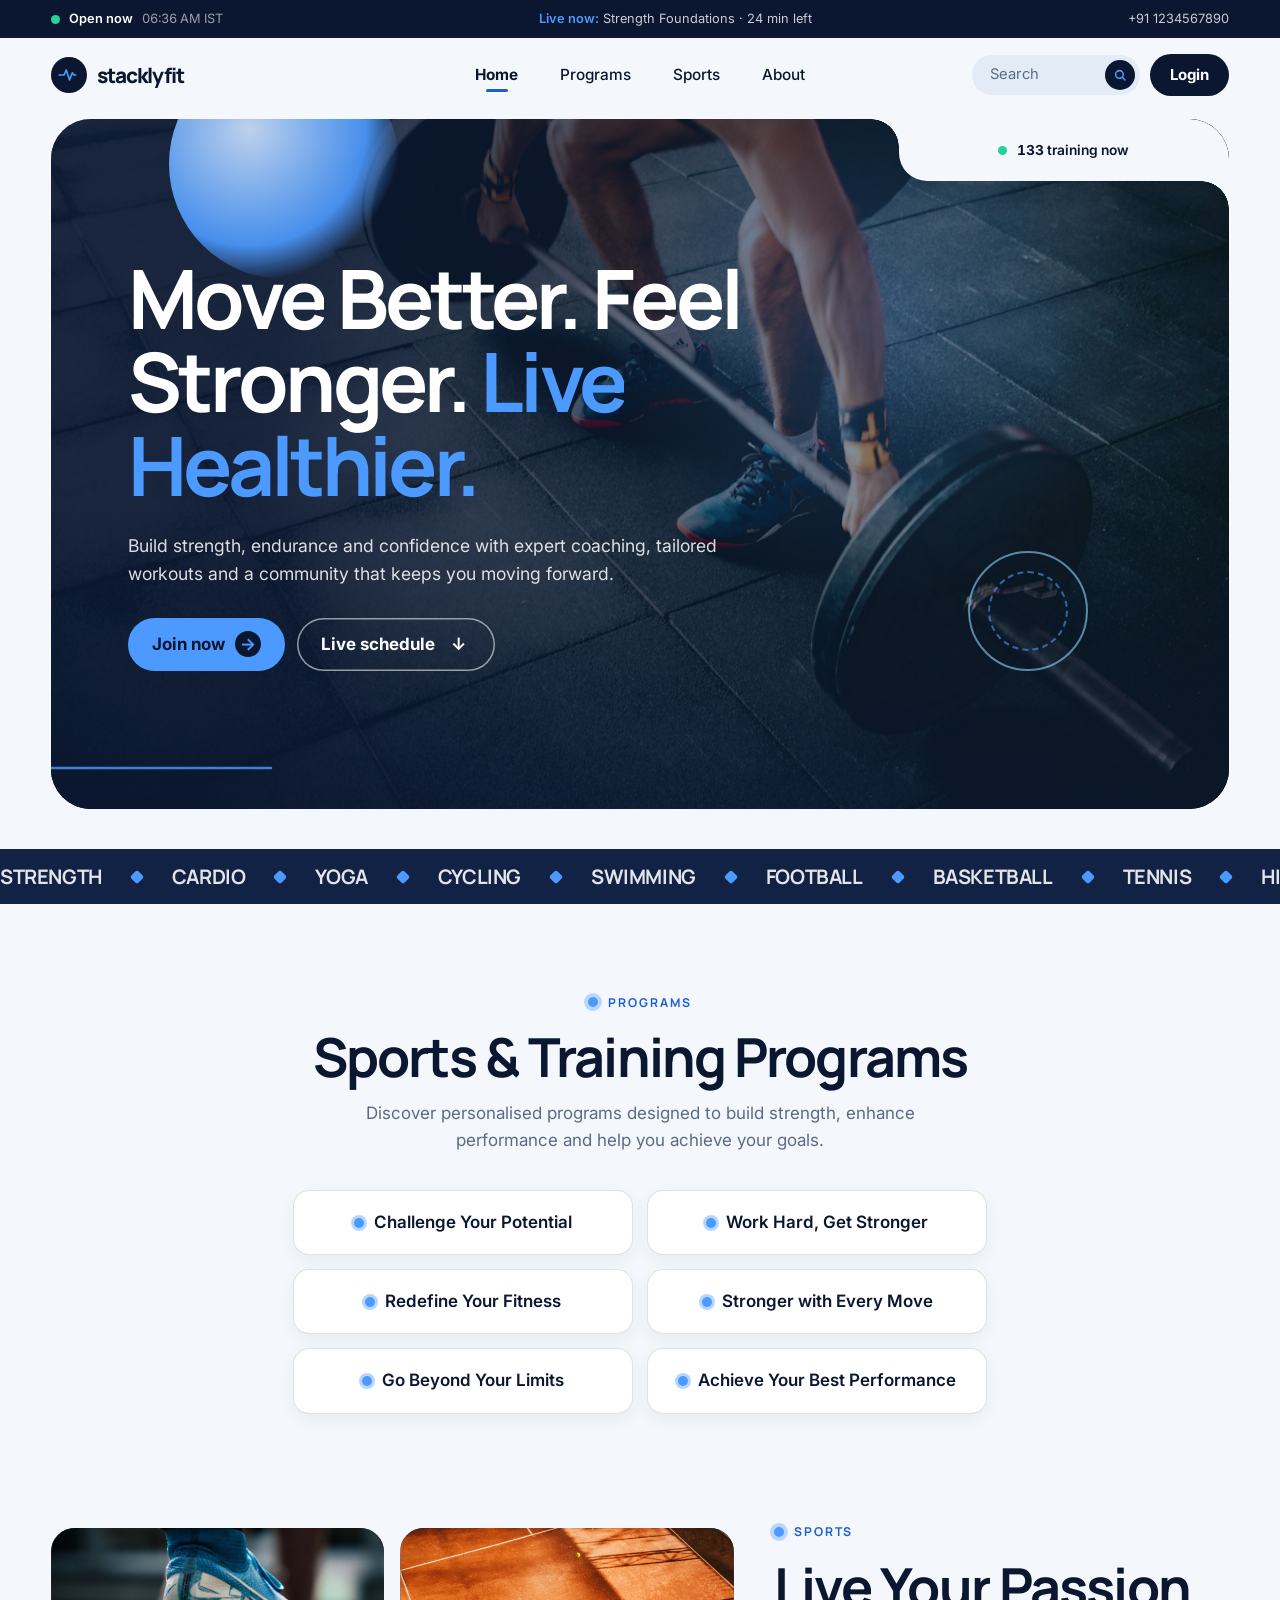
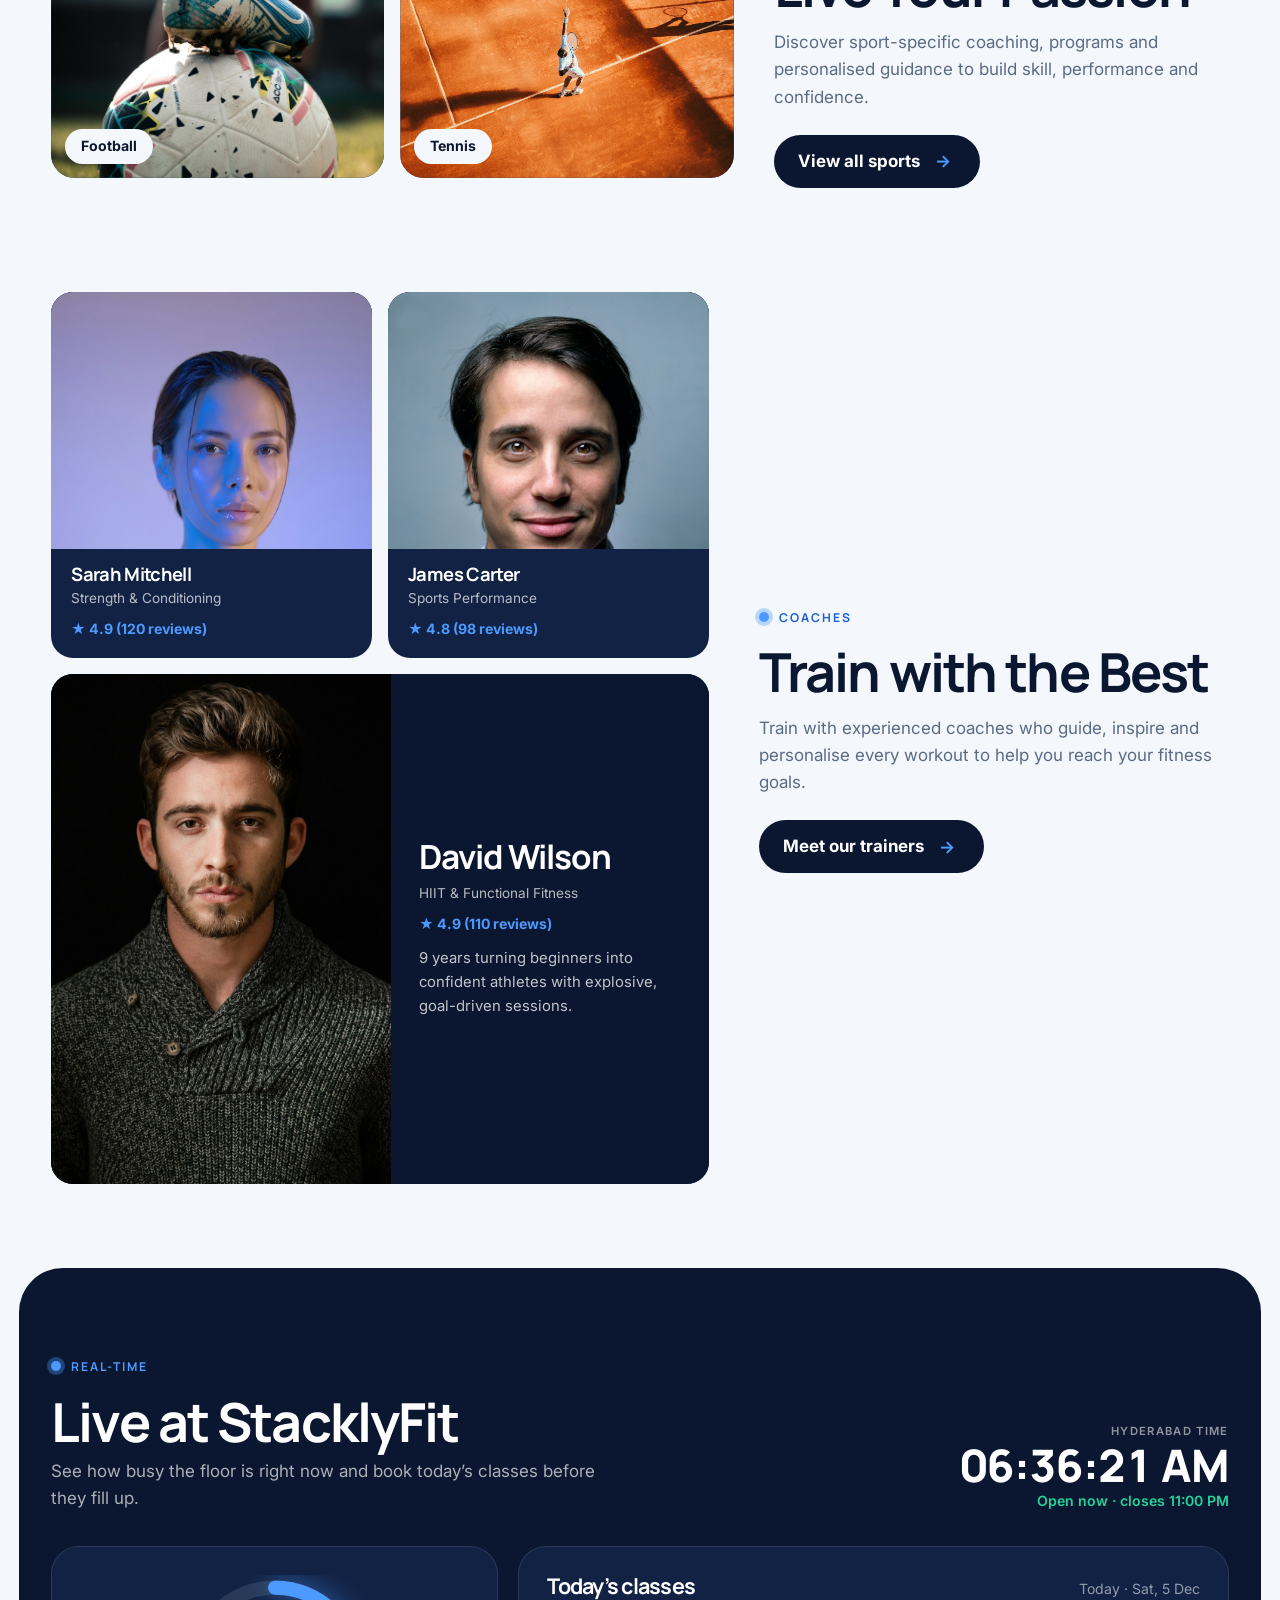
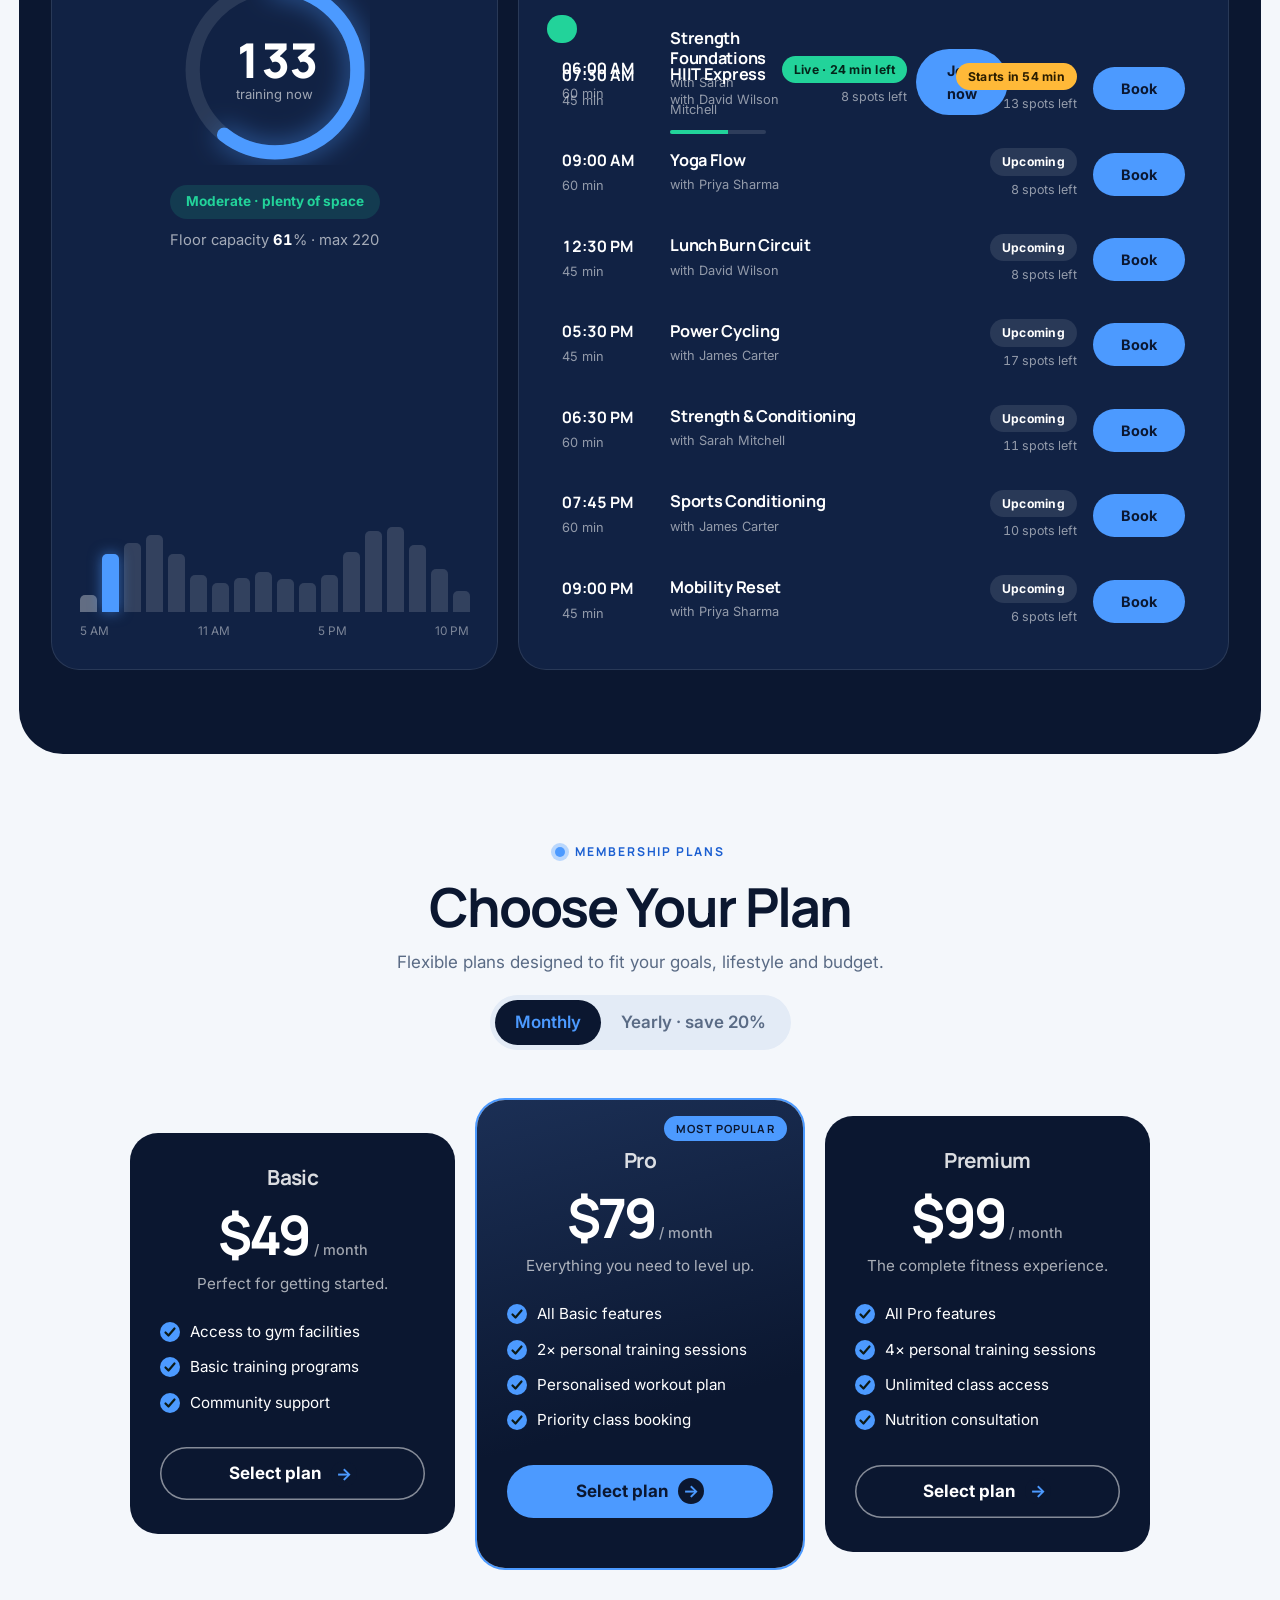
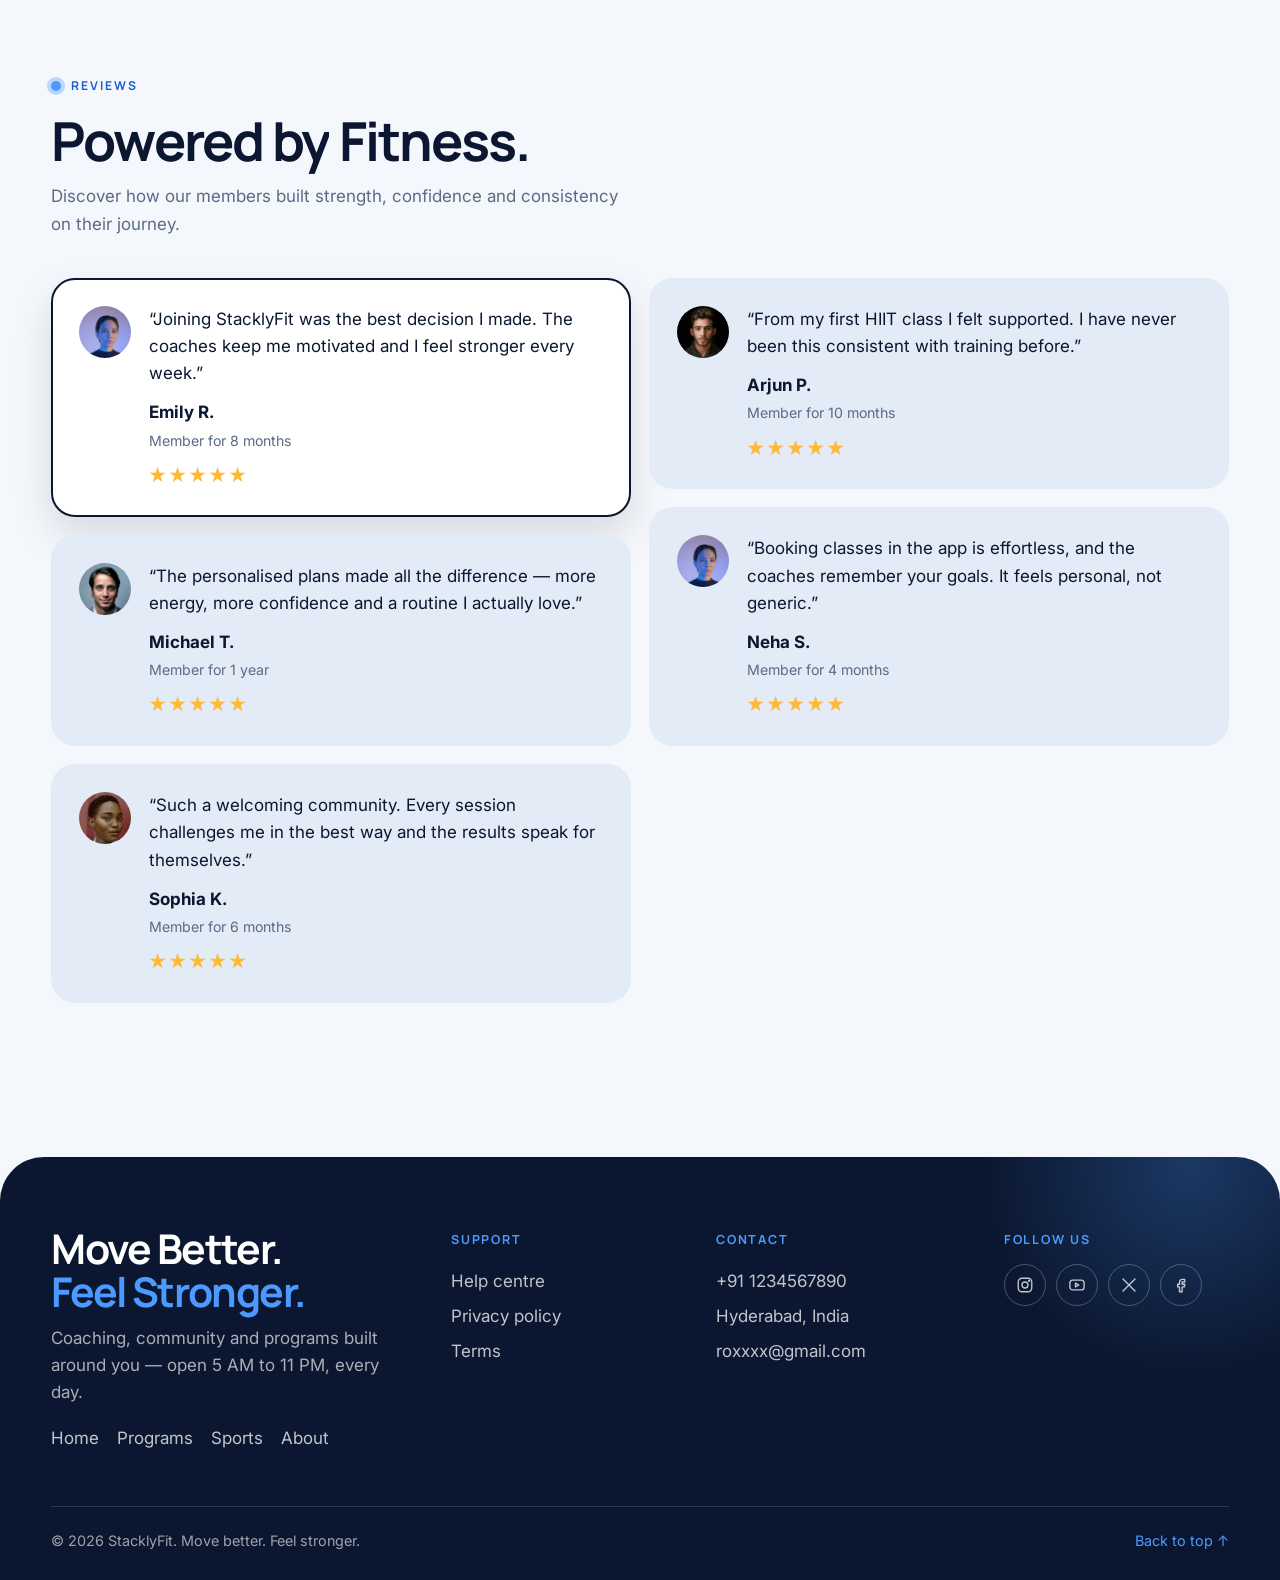
<file: index.html>
<!DOCTYPE html>
<html lang="en">

<head>
    <meta charset="UTF-8">
    <meta name="viewport" content="width=device-width,initial-scale=1">
    <meta name="theme-color" content="#0B1730">
    <meta name="description" content="Modern training, expert coaches and a community that motivates you every day.">
    <title>StacklyFit — Start Strong. Stay Healthy. Live Better.</title>
    <script>document.documentElement.classList.add("js")</script>
    <link rel="preconnect" href="https://fonts.googleapis.com">
    <link rel="preconnect" href="https://fonts.gstatic.com" crossorigin>
    <link
        href="https://fonts.googleapis.com/css2?family=Inter:wght@400;500;600;700&family=Manrope:wght@600;700;800&display=swap"
        rel="stylesheet">
    <link rel="stylesheet" href="styles.css">
</head>

<body>
    <div class="progress" aria-hidden="true"></div>
    <div class="wipe" aria-hidden="true"><svg viewBox="0 0 320 60">
            <path d="M0 30h90l16-26 26 52 20-40 14 14h154" />
        </svg></div>
    <div class="topbar">
        <div class="wrap tb"><span class="st"><i class="live"></i><b data-live-status>Open now</b><em
                    data-live-clock>--:--</em></span><a class="nx" href="index.html#live" data-live-next>Loading today’s
                classes…</a><span class="tel"><a href="tel:+911234567890">+91 1234567890</a></span></div>
    </div>
    <header class="site-header">
        <div class="bar">
            <a class="brand" href="index.html" aria-label="StacklyFit home"><span class="mark"><svg viewBox="0 0 40 24"
                        aria-hidden="true">
                        <path d="M2 12h9l4-9 6 18 5-13 3 4h9" />
                    </svg></span><span>stacklyfit</span></a>
            <nav id="nav"><a href="index.html" class=on>Home</a><a href="programs.html">Programs</a><a
                    href="sports.html">Sports</a><a href="about.html">About</a></nav>
            <div class="acts">
                <form class="hs" action="programs.html" role="search"><input type="search" name="q" placeholder="Search"
                        aria-label="Search programs"><button aria-label="Search"><svg viewBox="0 0 24 24">
                            <circle cx="11" cy="11" r="6.5" />
                            <path d="M16 16l4.5 4.5" />
                        </svg></button></form><a class="btn dark sm login" href="login.html">Login</a><button
                    class="burger" id="burger" aria-label="Menu">☰</button>
            </div>
        </div>
    </header>
    <main>
        <section class="hero">
            <div class="wrap">
                <div class="hero-card">
                    <img class="bg" data-par src="assets/images/hiit-training.jpg"
                        alt="Athlete performing a high-intensity workout" style="object-position:center 35%"
                        fetchpriority="high">
                    <div class="glow"></div><i class="sun"></i><i class="ring"></i>
                    <svg class="ekg" viewBox="0 0 1200 80" preserveAspectRatio="none" aria-hidden="true">
                        <path d="M0 40h380l22-34 34 68 28-52 18 18h718" />
                    </svg>
                    <div class="notch"><i class="live"></i><span><b data-live-count>–</b> training now</span></div>
                    <div class="hero-copy">
                        <h1 data-split aria-label="Move Better. Feel Stronger. Live Healthier.">Move Better. Feel
                            Stronger. <mark>Live Healthier.</mark></h1>
                        <p class="lead fade" data-i="1">Build strength, endurance and confidence with expert coaching,
                            tailored workouts and a community that keeps you moving forward.</p>
                        <div class="row fade" data-i="2"><a class="btn" href="login.html#signup">Join now <b>→</b></a><a
                                class="btn out" href="#live">Live schedule <b
                                    style="background:transparent;color:inherit">↓</b></a></div>
                    </div>
                </div>
            </div>
        </section>

        <div class="ticker" aria-hidden="true">
            <div class="tk">
                <span>Strength</span><i></i><span>Cardio</span><i></i><span>Yoga</span><i></i><span>Cycling</span><i></i><span>Swimming</span><i></i><span>Football</span><i></i><span>Basketball</span><i></i><span>Tennis</span><i></i><span>HIIT</span><i></i><span>Mobility</span><i></i><span>Strength</span><i></i><span>Cardio</span><i></i><span>Yoga</span><i></i><span>Cycling</span><i></i><span>Swimming</span><i></i><span>Football</span><i></i><span>Basketball</span><i></i><span>Tennis</span><i></i><span>HIIT</span><i></i><span>Mobility</span><i></i>
            </div>
        </div>

        <section>
            <div class="wrap center">
                <span class="eyebrow rv">Programs</span>
                <h2 class="sec-h" data-split>Sports &amp; Training Programs</h2>
                <p class="sub rv" style="--d:.1s">Discover personalised programs designed to build strength, enhance
                    performance and help you achieve your goals.</p>
                <div class="chips"><a class="chip rv s" style="--d:0.00s;--w:0.00s" href="programs.html">Challenge Your
                        Potential</a><a class="chip rv s" style="--d:0.08s;--w:0.45s" href="programs.html">Work Hard,
                        Get Stronger</a><a class="chip rv s" style="--d:0.16s;--w:0.90s" href="programs.html">Redefine
                        Your Fitness</a><a class="chip rv s" style="--d:0.24s;--w:1.35s" href="programs.html">Stronger
                        with Every Move</a><a class="chip rv s" style="--d:0.32s;--w:1.80s" href="programs.html">Go
                        Beyond Your Limits</a><a class="chip rv s" style="--d:0.40s;--w:2.25s"
                        href="programs.html">Achieve Your Best Performance</a></div>
            </div>
        </section>

        <section style="padding-top:20px">
            <div class="wrap">
                <div class="passion">
                    <div class="pimgs"><a class="pimg mk" href="sports.html"><img src="assets/images/football.jpg"
                                alt="Football training" loading="lazy"
                                style="object-position:center 30%"><span>Football</span></a><a class="pimg mk"
                            style="--d:.15s" href="sports.html"><img src="assets/images/tennis.jpg"
                                alt="Tennis player serving" loading="lazy"><span>Tennis</span></a></div>
                    <div><span class="eyebrow rv">Sports</span>
                        <h2 class="sec-h" data-split style="margin-top:14px">Live Your Passion</h2>
                        <p class="rv" style="--d:.1s">Discover sport-specific coaching, programs and personalised
                            guidance to build skill, performance and confidence.</p><a class="btn dark rv"
                            style="--d:.2s" href="sports.html">View all sports <b>→</b></a>
                    </div>
                </div>
            </div>
        </section>

        <section style="padding-top:20px">
            <div class="wrap">
                <div class="coaches">
                    <div class="cgrid">
                        <article class="cc rv" style="--d:0s">
                            <div class="im"><img src="assets/images/coach-sarah.jpg"
                                    alt="Portrait of coach Sarah Mitchell" loading="lazy"></div>
                            <div class="cap">
                                <h3>Sarah Mitchell</h3><small>Strength &amp; Conditioning</small>
                                <div class="rate">★ 4.9 (120 reviews)</div>
                            </div>
                        </article>
                        <article class="cc rv" style="--d:0.1s">
                            <div class="im"><img src="assets/images/coach-james.jpg"
                                    alt="Portrait of coach James Carter" loading="lazy"></div>
                            <div class="cap">
                                <h3>James Carter</h3><small>Sports Performance</small>
                                <div class="rate">★ 4.8 (98 reviews)</div>
                            </div>
                        </article>
                        <article class="cc wide rv" style="--d:0.2s">
                            <div class="im"><img src="assets/images/coach-david.jpg"
                                    alt="Portrait of coach David Wilson" loading="lazy"></div>
                            <div class="cap">
                                <h3>David Wilson</h3><small>HIIT &amp; Functional Fitness</small>
                                <div class="rate">★ 4.9 (110 reviews)</div>
                                <div class="bio">9 years turning beginners into confident athletes with explosive,
                                    goal-driven sessions.</div>
                            </div>
                        </article>
                    </div>
                    <div><span class="eyebrow rv">Coaches</span>
                        <h2 class="sec-h" data-split style="margin-top:14px">Train with the Best</h2>
                        <p class="rv" style="--d:.1s">Train with experienced coaches who guide, inspire and personalise
                            every workout to help you reach your fitness goals.</p><a class="btn dark rv"
                            style="--d:.2s" href="about.html">Meet our trainers <b>→</b></a>
                    </div>
                </div>
            </div>
        </section>

        <section id="live" class="livesec">
            <div class="wrap">
                <div class="lhead">
                    <div><span class="eyebrow rv">Real-time</span>
                        <h2 class="sec-h" data-split>Live at StacklyFit</h2>
                        <p class="sub rv" style="--d:.1s">See how busy the floor is right now and book today’s classes
                            before they fill up.</p>
                    </div>
                    <div class="clock rv" style="--d:.15s"><small>Hyderabad time</small><b
                            data-live-clock>--:--:--</b><span data-live-status-long>…</span></div>
                </div>
                <div class="lgrid">
                    <article class="lcard floor rv">
                        <div class="gauge"><svg viewBox="0 0 120 120" aria-hidden="true">
                                <circle class="trk" cx="60" cy="60" r="52" pathLength="100" />
                                <circle class="val" data-live-ring cx="60" cy="60" r="52" pathLength="100" />
                            </svg>
                            <div class="gv"><b data-live-count>–</b><small>training now</small></div>
                        </div>
                        <div class="gmeta"><span class="lv" data-live-label>…</span>
                            <p>Floor capacity <b data-live-pct>0</b>% · max <span data-live-cap>220</span></p>
                        </div>
                        <div class="bars" data-live-bars role="img" aria-label="Gym traffic by hour today"></div>
                        <div class="axis"><span>5 AM</span><span>11 AM</span><span>5 PM</span><span>10 PM</span></div>
                    </article>
                    <article class="lcard sched rv" style="--d:.1s">
                        <div class="sh">
                            <h3>Today’s classes</h3><span data-live-date></span>
                        </div>
                        <div class="slist" data-live-schedule></div>
                    </article>
                </div>
            </div>
        </section>

        <section id="plans">
            <div class="wrap center">
                <span class="eyebrow rv">Membership plans</span>
                <h2 class="sec-h" data-split>Choose Your Plan</h2>
                <p class="sub rv" style="--d:.1s">Flexible plans designed to fit your goals, lifestyle and budget.</p>
                <div class="ptoggle rv" style="--d:.15s" id="bill"><i class="pill"></i><button class="on"
                        data-k="m">Monthly</button><button data-k="y">Yearly · save 20%</button></div>
                <div class="plans">
                    <article class="plan rv s" style="--d:0.0s">
                        <h3>Basic</h3>
                        <div class="price"><span data-m="49" data-y="39">$49</span><small> / month</small></div>
                        <p>Perfect for getting started.</p>
                        <ul>
                            <li>Access to gym facilities</li>
                            <li>Basic training programs</li>
                            <li>Community support</li>
                        </ul><a class="btn" href="login.html#signup">Select plan <b>→</b></a>
                    </article>
                    <article class="plan pop rv s" style="--d:0.12s"><span class=hot>Most popular</span>
                        <h3>Pro</h3>
                        <div class="price"><span data-m="79" data-y="63">$79</span><small> / month</small></div>
                        <p>Everything you need to level up.</p>
                        <ul>
                            <li>All Basic features</li>
                            <li>2× personal training sessions</li>
                            <li>Personalised workout plan</li>
                            <li>Priority class booking</li>
                        </ul><a class="btn" href="login.html#signup">Select plan <b>→</b></a>
                    </article>
                    <article class="plan rv s" style="--d:0.24s">
                        <h3>Premium</h3>
                        <div class="price"><span data-m="99" data-y="79">$99</span><small> / month</small></div>
                        <p>The complete fitness experience.</p>
                        <ul>
                            <li>All Pro features</li>
                            <li>4× personal training sessions</li>
                            <li>Unlimited class access</li>
                            <li>Nutrition consultation</li>
                        </ul><a class="btn" href="login.html#signup">Select plan <b>→</b></a>
                    </article>
                </div>
            </div>
        </section>

        <section style="padding-top:20px">
            <div class="wrap">
                <span class="eyebrow rv">Reviews</span>
                <h2 class="sec-h" data-split>Powered by Fitness.</h2>
                <p class="sub rv" style="--d:.1s">Discover how our members built strength, confidence and consistency on
                    their journey.</p>
                <div class="tqs">
                    <article class="tq rv" style="--d:0.0s"><img src="assets/images/coach-sarah.jpg" alt="">
                        <div>
                            <p>“Joining StacklyFit was the best decision I made. The coaches keep me motivated and I
                                feel stronger every week.”</p><b>Emily R.</b><small>Member for 8 months</small>
                            <div class="stars" aria-label="5 stars"><i style=--k:0>★</i><i style=--k:1>★</i><i
                                    style=--k:2>★</i><i style=--k:3>★</i><i style=--k:4>★</i></div>
                        </div>
                    </article>
                    <article class="tq rv" style="--d:0.1s"><img src="assets/images/coach-james.jpg" alt="">
                        <div>
                            <p>“The personalised plans made all the difference — more energy, more confidence and a
                                routine I actually love.”</p><b>Michael T.</b><small>Member for 1 year</small>
                            <div class="stars" aria-label="5 stars"><i style=--k:0>★</i><i style=--k:1>★</i><i
                                    style=--k:2>★</i><i style=--k:3>★</i><i style=--k:4>★</i></div>
                        </div>
                    </article>
                    <article class="tq rv" style="--d:0.2s"><img src="assets/images/coach-priya.jpg" alt="">
                        <div>
                            <p>“Such a welcoming community. Every session challenges me in the best way and the results
                                speak for themselves.”</p><b>Sophia K.</b><small>Member for 6 months</small>
                            <div class="stars" aria-label="5 stars"><i style=--k:0>★</i><i style=--k:1>★</i><i
                                    style=--k:2>★</i><i style=--k:3>★</i><i style=--k:4>★</i></div>
                        </div>
                    </article>
                    <article class="tq rv" style="--d:0.3s"><img src="assets/images/coach-david.jpg" alt="">
                        <div>
                            <p>“From my first HIIT class I felt supported. I have never been this consistent with
                                training before.”</p><b>Arjun P.</b><small>Member for 10 months</small>
                            <div class="stars" aria-label="5 stars"><i style=--k:0>★</i><i style=--k:1>★</i><i
                                    style=--k:2>★</i><i style=--k:3>★</i><i style=--k:4>★</i></div>
                        </div>
                    </article>
                    <article class="tq rv" style="--d:0.4s"><img src="assets/images/coach-sarah.jpg" alt="">
                        <div>
                            <p>“Booking classes in the app is effortless, and the coaches remember your goals. It feels
                                personal, not generic.”</p><b>Neha S.</b><small>Member for 4 months</small>
                            <div class="stars" aria-label="5 stars"><i style=--k:0>★</i><i style=--k:1>★</i><i
                                    style=--k:2>★</i><i style=--k:3>★</i><i style=--k:4>★</i></div>
                        </div>
                    </article>
                </div>
            </div>
        </section>
    </main>
    <footer>
        <div class="wrap">
            <div class="fg">
                <div>
                    <div class="big rv">Move Better.<br><em>Feel Stronger.</em></div>
                    <p>Coaching, community and programs built around you — open 5 AM to 11 PM, every day.</p>
                    <div class="fl"><a href="index.html">Home</a><a href="programs.html">Programs</a><a
                            href="sports.html">Sports</a><a href="about.html">About</a></div>
                </div>
                <div>
                    <h4>Support</h4><a href="mailto:roxxxx@gmail.com">Help centre</a><a href="#">Privacy policy</a><a
                        href="#">Terms</a>
                </div>
                <div>
                    <h4>Contact</h4><a href="tel:+911234567890">+91 1234567890</a><a href="#">Hyderabad, India</a><a
                        href="mailto:roxxxx@gmail.com">roxxxx@gmail.com</a>
                </div>
                <div>
                    <h4>Follow us</h4>
                    <div class="soc"><a href="#" aria-label="Instagram"><svg viewBox="0 0 24 24">
                                <rect x="3" y="3" width="18" height="18" rx="5" />
                                <circle cx="12" cy="12" r="4" />
                                <circle cx="17.5" cy="6.5" r=".6" />
                            </svg></a><a href="#" aria-label="YouTube"><svg viewBox="0 0 24 24">
                                <rect x="2.5" y="5.5" width="19" height="13" rx="4" />
                                <path d="M10 9.5v5l4.5-2.5z" />
                            </svg></a><a href="#" aria-label="X"><svg viewBox="0 0 24 24">
                                <path d="M4 4l16 16M20 4L4 20" />
                            </svg></a><a href="#" aria-label="Facebook"><svg viewBox="0 0 24 24">
                                <path
                                    d="M14 8h3V4.5h-3C11.5 4.5 10 6 10 8.5V11H7.5v3.5H10V21h3.5v-6.5H16.5L17 11h-3.5V9c0-.6.4-1 .5-1z" />
                            </svg></a></div>
                </div>
            </div>
            <div class="copy"><span>© 2026 StacklyFit. Move better. Feel stronger.</span><a href="#">Back to top ↑</a>
            </div>
        </div>
    </footer>
    <div class="toast" id="toast" role="status"></div>
    <script src="script.js"></script>
    <script src="live.js"></script>
</body>

</html>
</file>
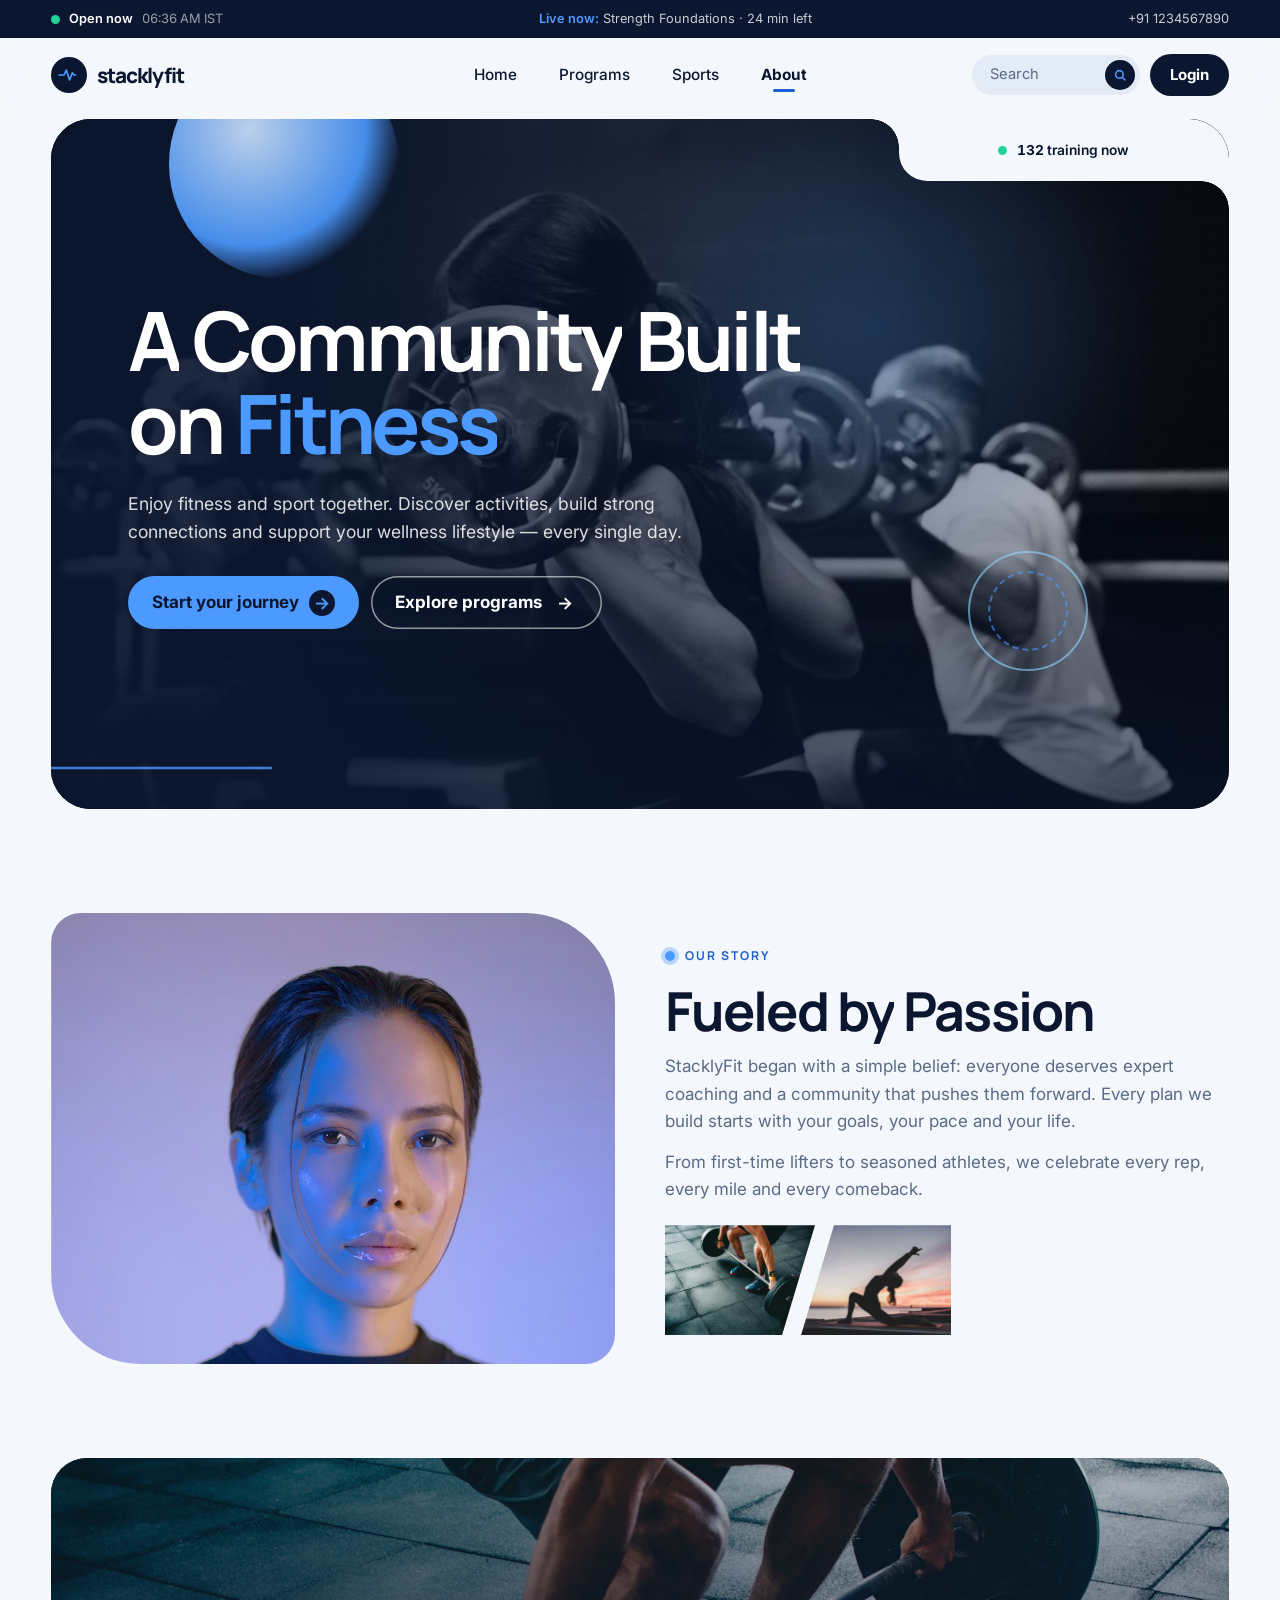
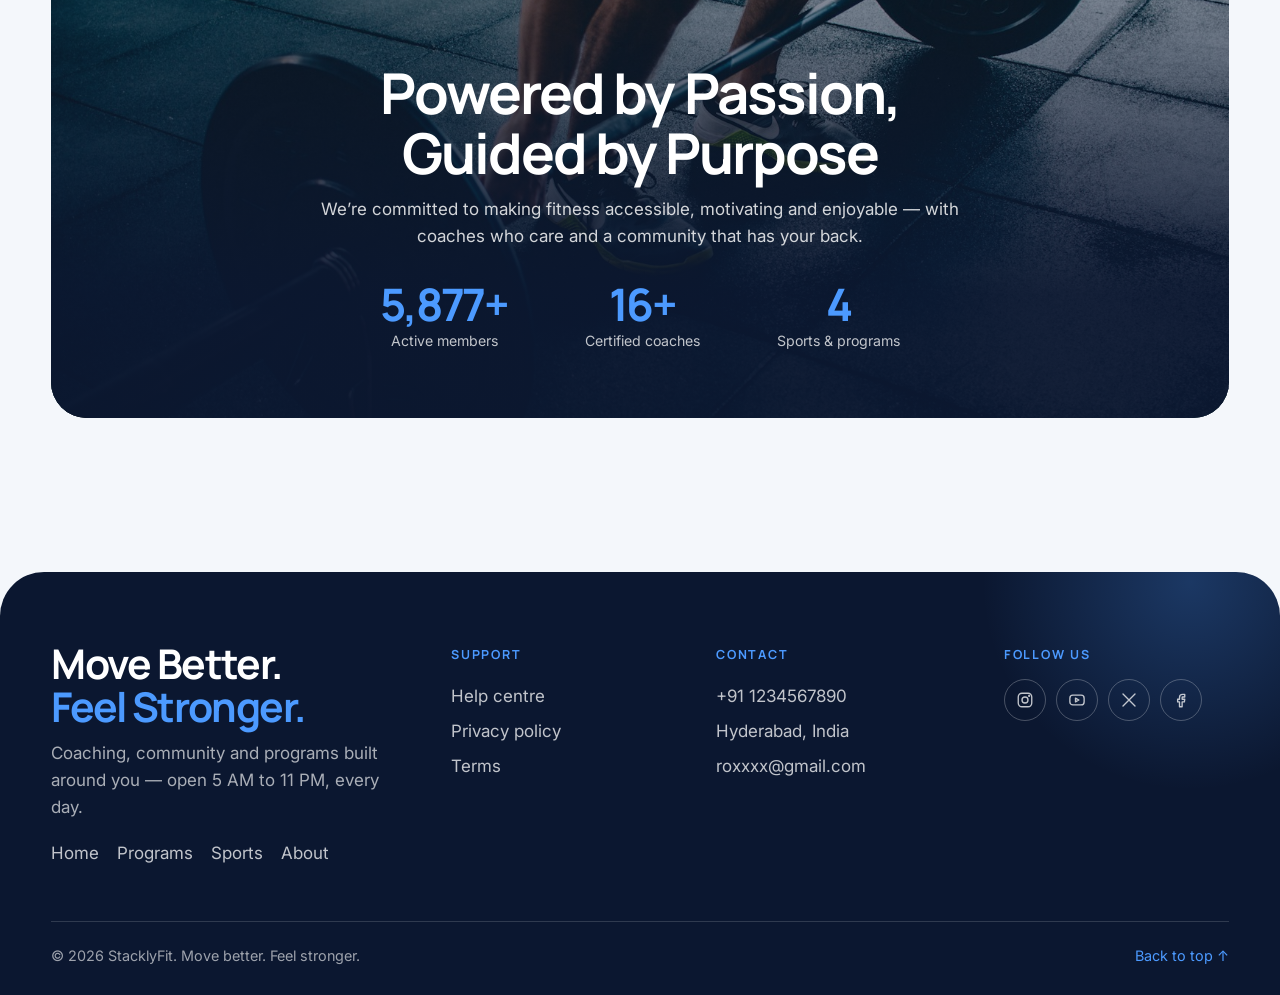
<file: about.html>
<!DOCTYPE html>
<html lang="en">

<head>
    <meta charset="UTF-8">
    <meta name="viewport" content="width=device-width,initial-scale=1">
    <meta name="theme-color" content="#0B1730">
    <meta name="description" content="Where fitness meets community — the story and purpose behind StacklyFit.">
    <title>About — StacklyFit</title>
    <script>document.documentElement.classList.add("js")</script>
    <link rel="preconnect" href="https://fonts.googleapis.com">
    <link rel="preconnect" href="https://fonts.gstatic.com" crossorigin>
    <link
        href="https://fonts.googleapis.com/css2?family=Inter:wght@400;500;600;700&family=Manrope:wght@600;700;800&display=swap"
        rel="stylesheet">
    <link rel="stylesheet" href="styles.css">
</head>

<body>
    <div class="progress" aria-hidden="true"></div>
    <div class="wipe" aria-hidden="true"><svg viewBox="0 0 320 60">
            <path d="M0 30h90l16-26 26 52 20-40 14 14h154" />
        </svg></div>
    <div class="topbar">
        <div class="wrap tb"><span class="st"><i class="live"></i><b data-live-status>Open now</b><em
                    data-live-clock>--:--</em></span><a class="nx" href="index.html#live" data-live-next>Loading today’s
                classes…</a><span class="tel"><a href="tel:+911234567890">+91 1234567890</a></span></div>
    </div>
    <header class="site-header">
        <div class="bar">
            <a class="brand" href="index.html" aria-label="StacklyFit home"><span class="mark"><svg viewBox="0 0 40 24"
                        aria-hidden="true">
                        <path d="M2 12h9l4-9 6 18 5-13 3 4h9" />
                    </svg></span><span>stacklyfit</span></a>
            <nav id="nav"><a href="index.html">Home</a><a href="programs.html">Programs</a><a
                    href="sports.html">Sports</a><a href="about.html" class=on>About</a></nav>
            <div class="acts">
                <form class="hs" action="programs.html" role="search"><input type="search" name="q" placeholder="Search"
                        aria-label="Search programs"><button aria-label="Search"><svg viewBox="0 0 24 24">
                            <circle cx="11" cy="11" r="6.5" />
                            <path d="M16 16l4.5 4.5" />
                        </svg></button></form><a class="btn dark sm login" href="login.html">Login</a><button
                    class="burger" id="burger" aria-label="Menu">☰</button>
            </div>
        </div>
    </header>
    <main>
        <section class="hero">
            <div class="wrap">
                <div class="hero-card">
                    <img class="bg" data-par src="assets/images/cycling.jpg" alt="Cyclists riding together"
                        style="object-position:center 55%" fetchpriority="high">
                    <div class="glow"></div><i class="sun"></i><i class="ring"></i>
                    <svg class="ekg" viewBox="0 0 1200 80" preserveAspectRatio="none" aria-hidden="true">
                        <path d="M0 40h380l22-34 34 68 28-52 18 18h718" />
                    </svg>
                    <div class="notch"><i class="live"></i><span><b data-live-count>–</b> training now</span></div>
                    <div class="hero-copy">
                        <h1 data-split aria-label="A Community Built on Fitness">A Community Built on
                            <mark>Fitness</mark></h1>
                        <p class="lead fade" data-i="1">Enjoy fitness and sport together. Discover activities, build
                            strong connections and support your wellness lifestyle — every single day.</p>
                        <div class="row fade" data-i="2"><a class="btn" href="login.html#signup">Start your journey
                                <b>→</b></a><a class="btn out" href="programs.html">Explore programs <b
                                    style="background:transparent;color:inherit">→</b></a></div>
                    </div>
                </div>
            </div>
        </section>

        <section>
            <div class="wrap">
                <div class="pow">
                    <div><span class="eyebrow rv">Our story</span>
                        <h2 class="sec-h" data-split>Fueled by Passion</h2>
                        <p class="rv" style="--d:.1s">StacklyFit began with a simple belief: everyone deserves expert
                            coaching and a community that pushes them forward. Every plan we build starts with your
                            goals, your pace and your life.</p>
                        <p class="rv" style="--d:.16s">From first-time lifters to seasoned athletes, we celebrate every
                            rep, every mile and every comeback.</p>
                        <div class="mosaic rv" style="--d:.22s">
                            <div><img src="assets/images/hiit-training.jpg" alt="" loading="lazy"></div>
                            <div><img src="assets/images/flexibility.jpg" alt="" loading="lazy"></div>
                        </div>
                    </div>
                    <div class="bigimg mk"><img src="assets/images/coach-sarah.jpg"
                            alt="Coach Sarah Mitchell leading a session" loading="lazy"
                            style="object-position:center 20%"></div>
                </div>
            </div>
        </section>

        <section style="padding-top:10px">
            <div class="wrap">
                <div class="built rv s">
                    <img src="assets/images/hero-strength.jpg" alt="" loading="lazy" style="object-position:center 30%">
                    <h2>Powered by Passion, Guided by Purpose</h2>
                    <p>We’re committed to making fitness accessible, motivating and enjoyable — with coaches who care
                        and a community that has your back.</p>
                    <div class="stats">
                        <div><b><span data-count="12400">0</span>+</b><small>Active members</small></div>
                        <div><b><span data-count="35">0</span>+</b><small>Certified coaches</small></div>
                        <div><b><span data-count="9">0</span></b><small>Sports &amp; programs</small></div>
                    </div>
                </div>
            </div>
        </section>
    </main>
    <footer>
        <div class="wrap">
            <div class="fg">
                <div>
                    <div class="big rv">Move Better.<br><em>Feel Stronger.</em></div>
                    <p>Coaching, community and programs built around you — open 5 AM to 11 PM, every day.</p>
                    <div class="fl"><a href="index.html">Home</a><a href="programs.html">Programs</a><a
                            href="sports.html">Sports</a><a href="about.html">About</a></div>
                </div>
                <div>
                    <h4>Support</h4><a href="mailto:roxxxx@gmail.com">Help centre</a><a href="#">Privacy policy</a><a
                        href="#">Terms</a>
                </div>
                <div>
                    <h4>Contact</h4><a href="tel:+911234567890">+91 1234567890</a><a href="#">Hyderabad, India</a><a
                        href="mailto:roxxxx@gmail.com">roxxxx@gmail.com</a>
                </div>
                <div>
                    <h4>Follow us</h4>
                    <div class="soc"><a href="#" aria-label="Instagram"><svg viewBox="0 0 24 24">
                                <rect x="3" y="3" width="18" height="18" rx="5" />
                                <circle cx="12" cy="12" r="4" />
                                <circle cx="17.5" cy="6.5" r=".6" />
                            </svg></a><a href="#" aria-label="YouTube"><svg viewBox="0 0 24 24">
                                <rect x="2.5" y="5.5" width="19" height="13" rx="4" />
                                <path d="M10 9.5v5l4.5-2.5z" />
                            </svg></a><a href="#" aria-label="X"><svg viewBox="0 0 24 24">
                                <path d="M4 4l16 16M20 4L4 20" />
                            </svg></a><a href="#" aria-label="Facebook"><svg viewBox="0 0 24 24">
                                <path
                                    d="M14 8h3V4.5h-3C11.5 4.5 10 6 10 8.5V11H7.5v3.5H10V21h3.5v-6.5H16.5L17 11h-3.5V9c0-.6.4-1 .5-1z" />
                            </svg></a></div>
                </div>
            </div>
            <div class="copy"><span>© 2026 StacklyFit. Move better. Feel stronger.</span><a href="#">Back to top ↑</a>
            </div>
        </div>
    </footer>
    <div class="toast" id="toast" role="status"></div>
    <script src="script.js"></script>
    <script src="live.js"></script>
</body>

</html>
</file>
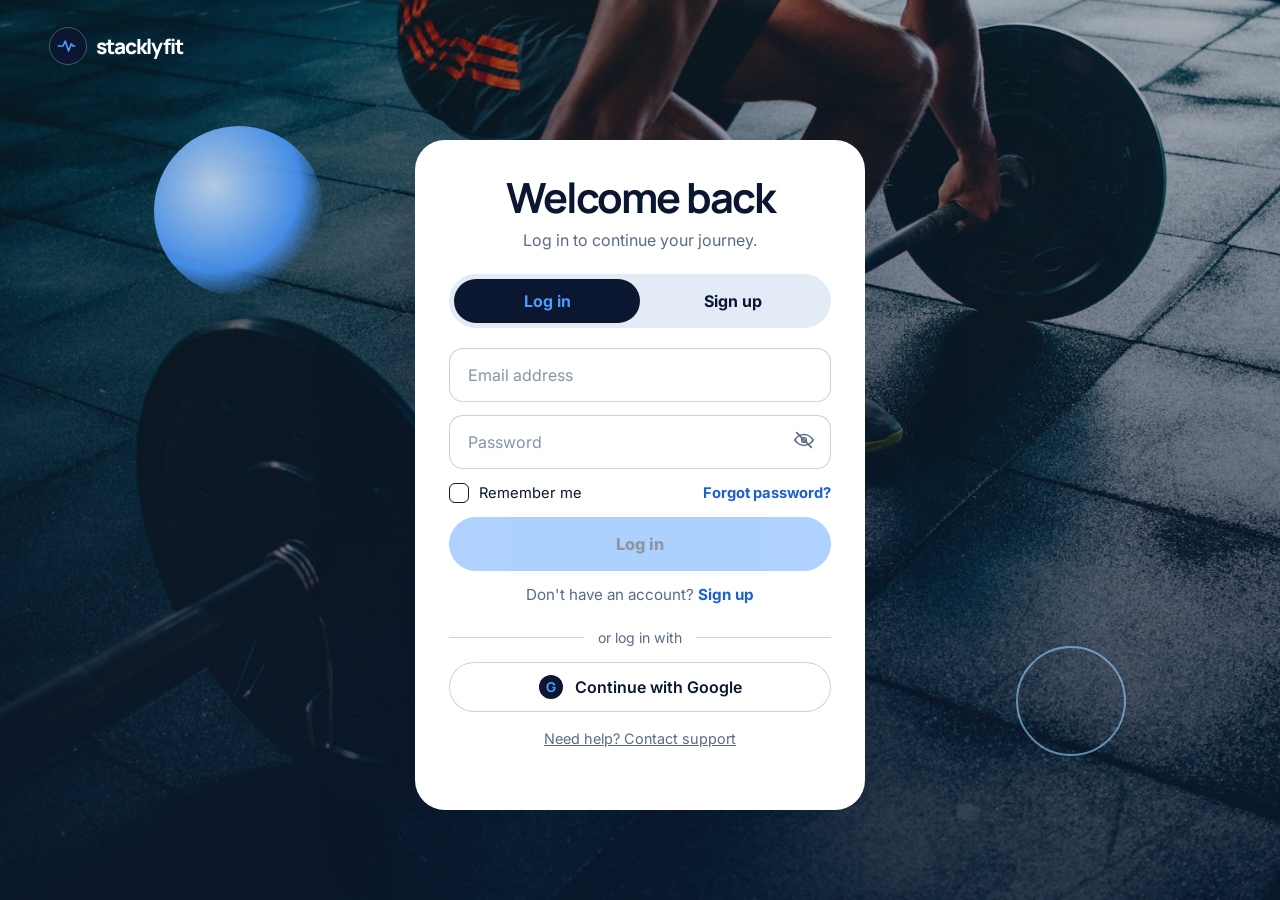
<file: login.html>
<!DOCTYPE html>
<html lang="en" data-mode="login">

<head>
    <meta charset="UTF-8">
    <meta name="viewport" content="width=device-width, initial-scale=1.0">
    <meta name="theme-color" content="#0B1730">
    <title>Log in — StacklyFit</title>
    <script>document.documentElement.dataset.mode = location.hash === "#signup" ? "signup" : "login"</script>
    <link rel="preconnect" href="https://fonts.googleapis.com">
    <link rel="preconnect" href="https://fonts.gstatic.com" crossorigin>
    <link
        href="https://fonts.googleapis.com/css2?family=Inter:wght@400;500;600;700&family=Manrope:wght@600;700;800&display=swap"
        rel="stylesheet">
    <link rel="stylesheet" href="login.css">
</head>

<body>
    <main class="auth">
        <div class="auth-img"><img src="assets/images/hero-strength.jpg" alt=""><i class="sun"></i><i class="ring"></i>
        </div>
        <a class="home-brand" href="index.html"><span class="mark"><svg viewBox="0 0 40 24" aria-hidden="true">
                    <path d="M2 12h9l4-9 6 18 5-13 3 4h9" />
                </svg></span><span>stacklyfit</span></a>
        <section class="auth-card" aria-labelledby="formTitle">
            <header class="auth-heading">
                <h1 id="formTitle">Welcome back</h1>
                <p id="formSubtitle">Log in to continue your journey.</p>
            </header>
            <div class="auth-tabs" role="tablist" aria-label="Account access"><i class="slider"></i>
                <button class="tab" id="loginTab" type="button" role="tab" aria-selected="true">Log in</button>
                <button class="tab" id="signupTab" type="button" role="tab" aria-selected="false">Sign up</button>
            </div>
            <form id="authForm" novalidate>
                <div class="name-row">
                    <div class="field" id="firstNameField"><label class="visually-hidden" for="firstName">First
                            name</label><input id="firstName" name="firstName" type="text" placeholder="First name"
                            autocomplete="given-name"><small class="error"></small></div>
                    <div class="field" id="lastNameField"><label class="visually-hidden" for="lastName">Last
                            name</label><input id="lastName" name="lastName" type="text" placeholder="Last name"
                            autocomplete="family-name"><small class="error"></small></div>
                </div>
                <div class="field"><label class="visually-hidden" for="email">Email address</label><input id="email"
                        name="email" type="email" placeholder="Email address" autocomplete="email"><small
                        class="error"></small></div>
                <div class="field password-field"><label class="visually-hidden" for="password">Password</label><input
                        id="password" name="password" type="password" placeholder="Password"
                        autocomplete="current-password">
                    <button class="show-password" id="togglePassword" type="button" aria-label="Show password"
                        title="Show password"><svg viewBox="0 0 24 24" aria-hidden="true">
                            <path d="M2 12s3.6-6 10-6 10 6 10 6-3.6 6-10 6S2 12 2 12Z" />
                            <circle cx="12" cy="12" r="2.5" />
                            <path class="slash" d="m4 4 16 16" />
                        </svg></button><small class="error"></small>
                </div>
                <div class="field" id="confirmField"><label class="visually-hidden" for="confirmPassword">Confirm
                        password</label><input id="confirmPassword" name="confirmPassword" type="password"
                        placeholder="Confirm password" autocomplete="new-password"><small class="error"></small></div>
                <div class="form-options" id="signupOptions"><label class="terms"><input type="checkbox"
                            id="terms"><span>I agree to <a href="#terms">Terms &amp; Conditions</a></span></label></div>
                <div class="form-options login-options" id="loginOptions" hidden><label class="terms"><input
                            type="checkbox" id="remember"><span>Remember me</span></label><button class="link-button"
                        type="button" id="forgotButton">Forgot password?</button></div>
                <button class="submit-button" type="submit" id="submitButton" disabled>Log in</button>
                <p class="switch-copy" id="switchCopy"></p>
            </form>
            <div class="divider"><span id="orText">or log in with</span></div>
            <div class="social-buttons"><button type="button" class="social-button" data-provider="Google"><span
                        class="google-g">G</span> Continue with Google</button></div>
            <p class="support-copy"><a href="mailto:support@stacklyfit.fit">Need help? Contact support</a></p>
            <p class="form-message" id="formMessage" role="status" aria-live="polite"></p>
        </section>
    </main>
    <script src="login.js"></script>
</body>

</html>
</file>
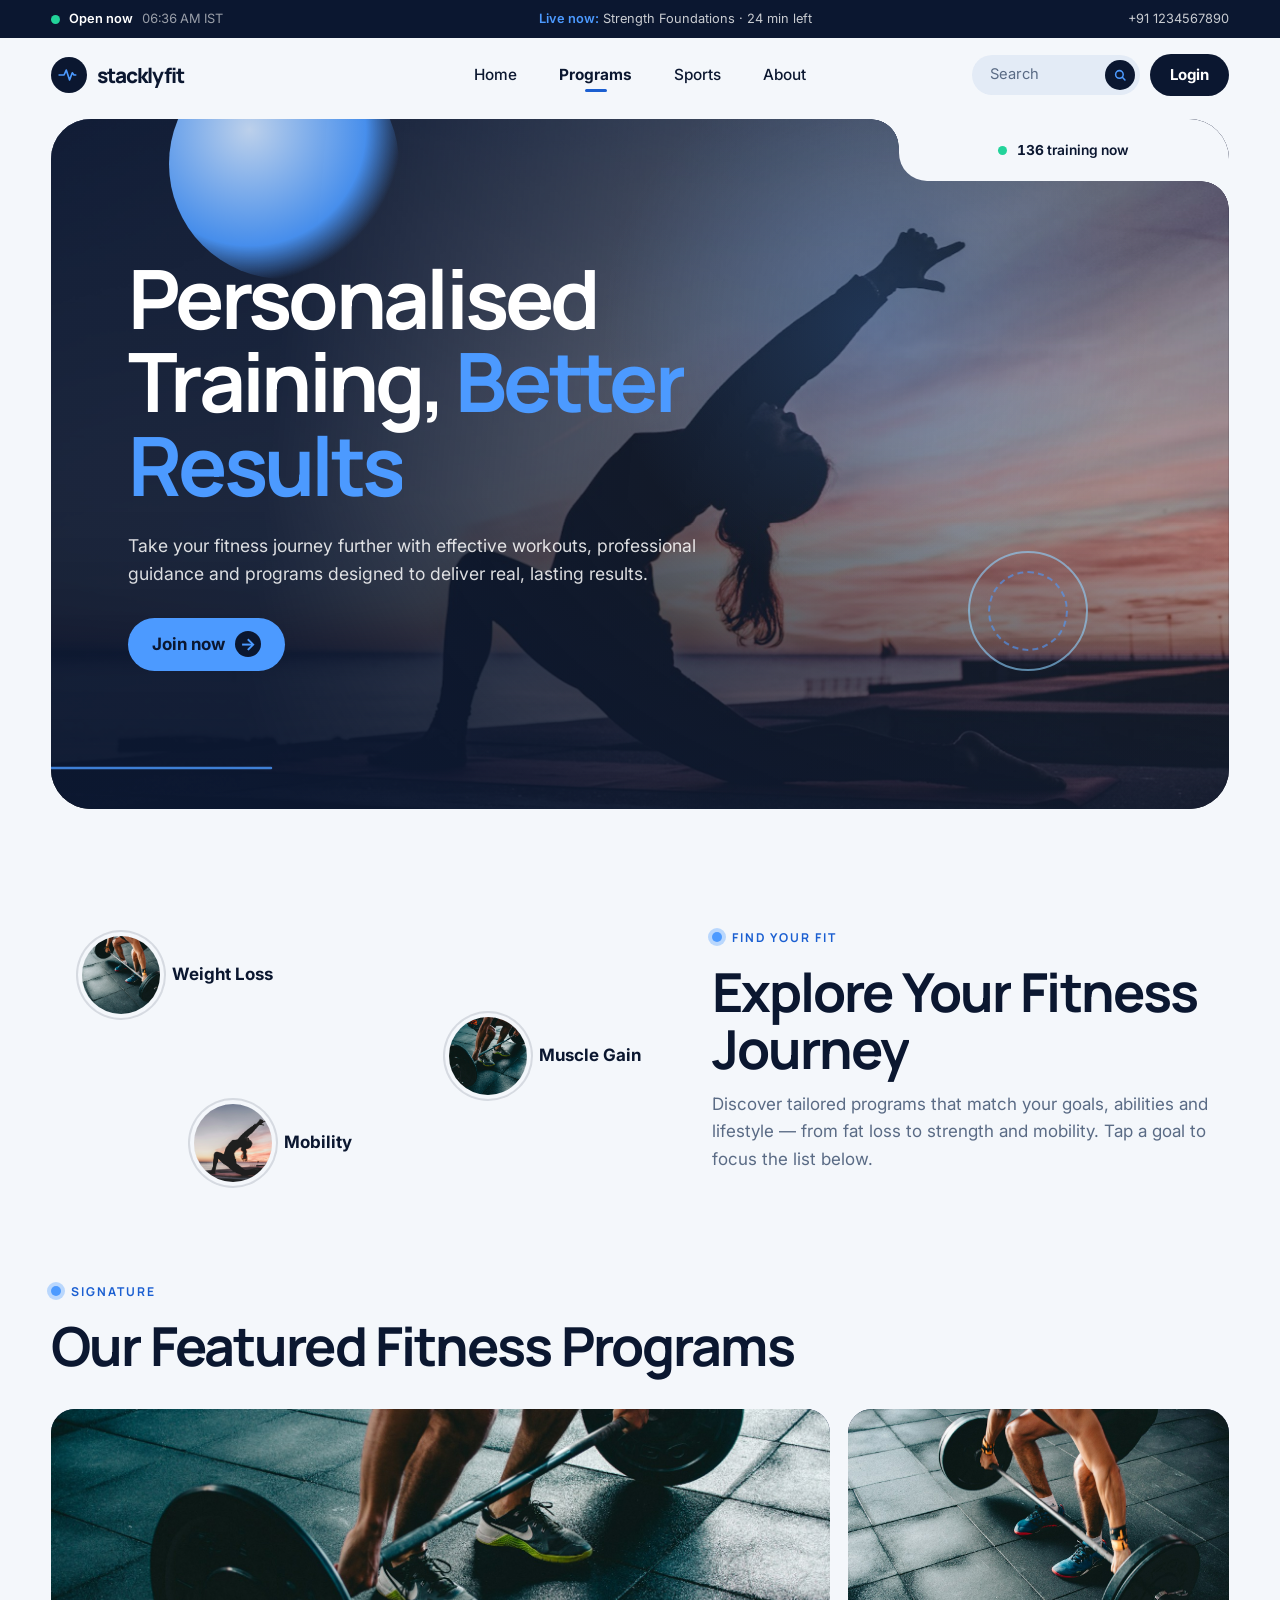
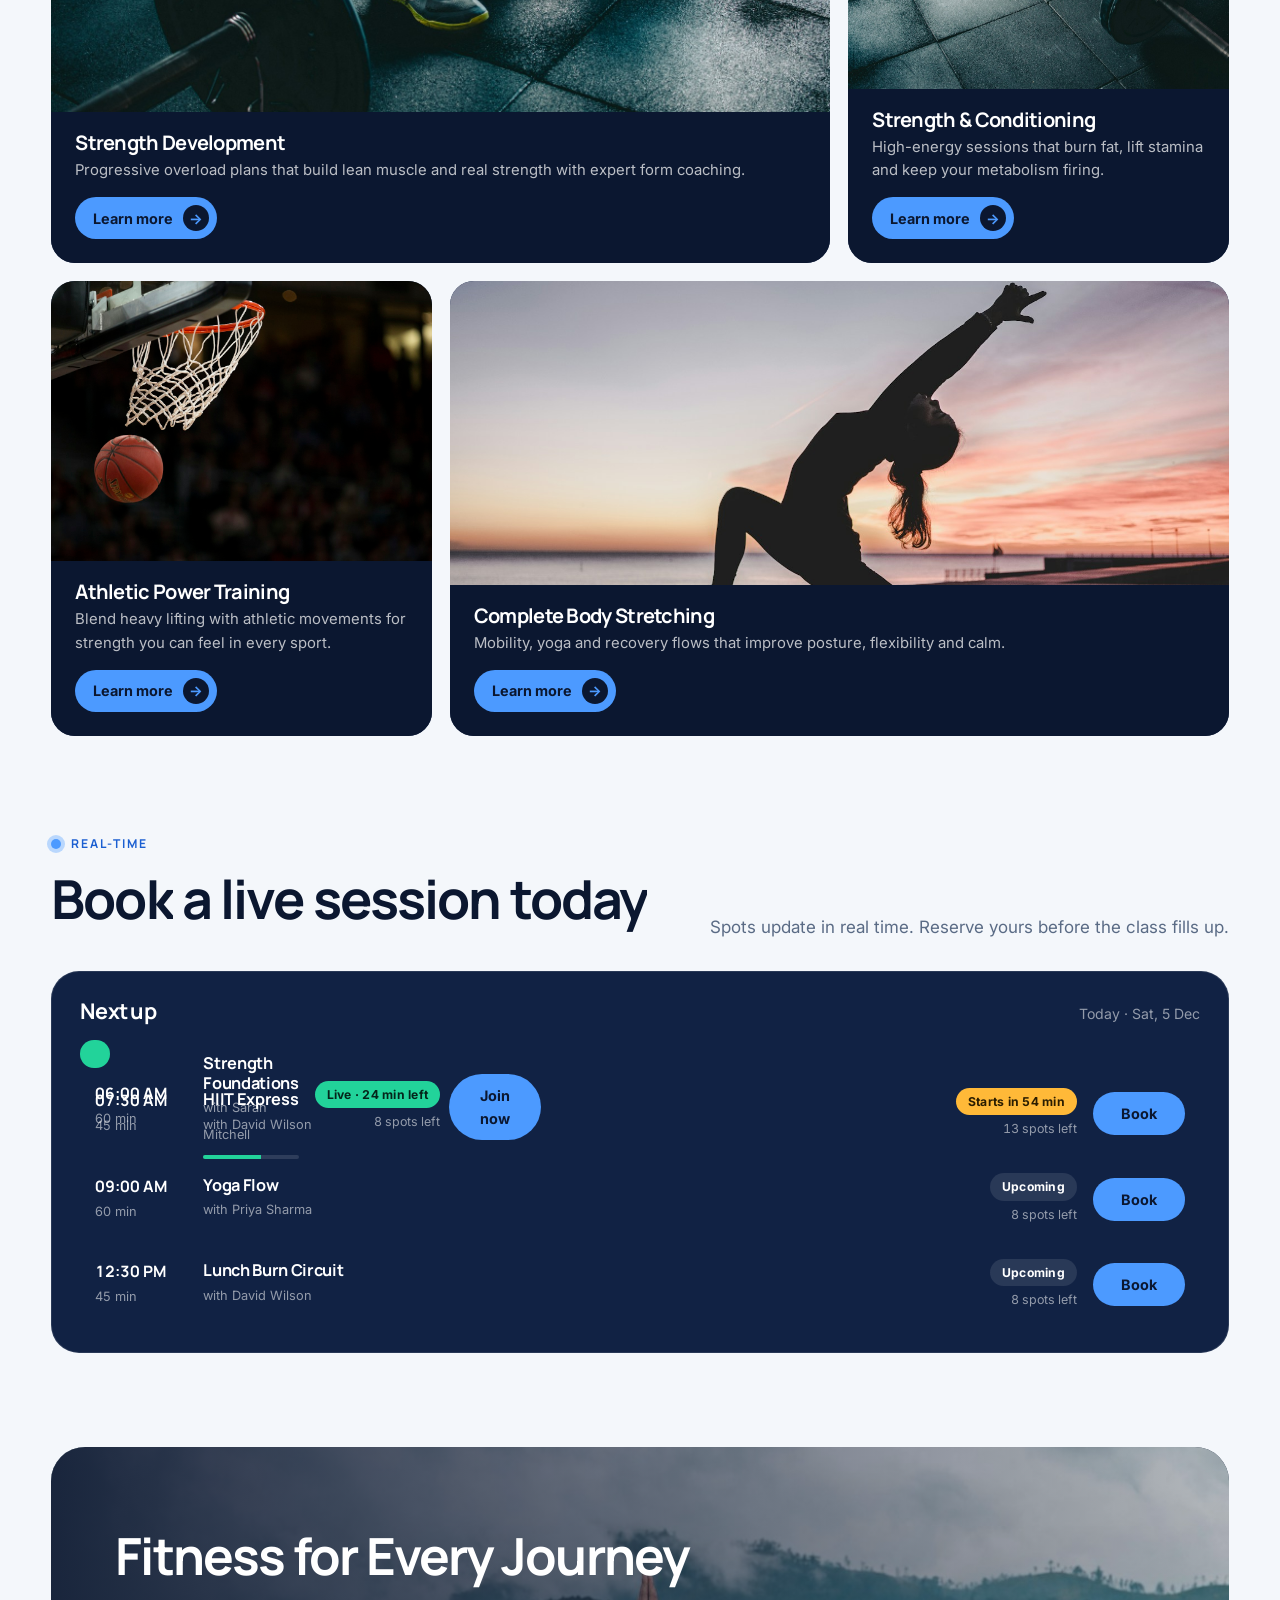
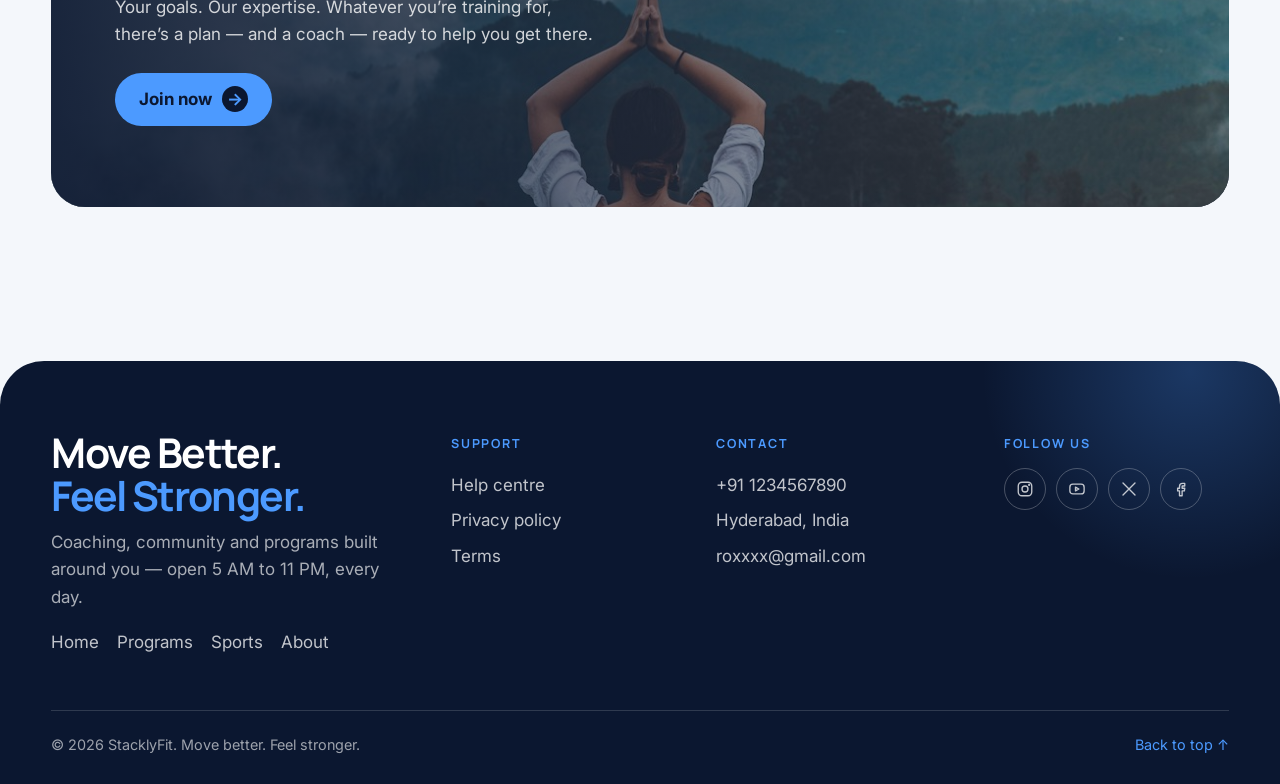
<file: programs.html>
<!DOCTYPE html>
<html lang="en">

<head>
    <meta charset="UTF-8">
    <meta name="viewport" content="width=device-width,initial-scale=1">
    <meta name="theme-color" content="#0B1730">
    <meta name="description" content="Personalised fitness programs for weight loss, muscle gain, power and mobility.">
    <title>Programs — StacklyFit</title>
    <script>document.documentElement.classList.add("js")</script>
    <link rel="preconnect" href="https://fonts.googleapis.com">
    <link rel="preconnect" href="https://fonts.gstatic.com" crossorigin>
    <link
        href="https://fonts.googleapis.com/css2?family=Inter:wght@400;500;600;700&family=Manrope:wght@600;700;800&display=swap"
        rel="stylesheet">
    <link rel="stylesheet" href="styles.css">
</head>

<body>
    <div class="progress" aria-hidden="true"></div>
    <div class="wipe" aria-hidden="true"><svg viewBox="0 0 320 60">
            <path d="M0 30h90l16-26 26 52 20-40 14 14h154" />
        </svg></div>
    <div class="topbar">
        <div class="wrap tb"><span class="st"><i class="live"></i><b data-live-status>Open now</b><em
                    data-live-clock>--:--</em></span><a class="nx" href="index.html#live" data-live-next>Loading today’s
                classes…</a><span class="tel"><a href="tel:+911234567890">+91 1234567890</a></span></div>
    </div>
    <header class="site-header">
        <div class="bar">
            <a class="brand" href="index.html" aria-label="StacklyFit home"><span class="mark"><svg viewBox="0 0 40 24"
                        aria-hidden="true">
                        <path d="M2 12h9l4-9 6 18 5-13 3 4h9" />
                    </svg></span><span>stacklyfit</span></a>
            <nav id="nav"><a href="index.html">Home</a><a href="programs.html" class=on>Programs</a><a
                    href="sports.html">Sports</a><a href="about.html">About</a></nav>
            <div class="acts">
                <form class="hs" action="programs.html" role="search"><input type="search" name="q" placeholder="Search"
                        aria-label="Search programs"><button aria-label="Search"><svg viewBox="0 0 24 24">
                            <circle cx="11" cy="11" r="6.5" />
                            <path d="M16 16l4.5 4.5" />
                        </svg></button></form><a class="btn dark sm login" href="login.html">Login</a><button
                    class="burger" id="burger" aria-label="Menu">☰</button>
            </div>
        </div>
    </header>
    <main>
        <section class="hero">
            <div class="wrap">
                <div class="hero-card">
                    <img class="bg" data-par src="assets/images/flexibility.jpg"
                        alt="Athlete stretching in a bright studio" style="object-position:center 40%"
                        fetchpriority="high">
                    <div class="glow"></div><i class="sun"></i><i class="ring"></i>
                    <svg class="ekg" viewBox="0 0 1200 80" preserveAspectRatio="none" aria-hidden="true">
                        <path d="M0 40h380l22-34 34 68 28-52 18 18h718" />
                    </svg>
                    <div class="notch"><i class="live"></i><span><b data-live-count>–</b> training now</span></div>
                    <div class="hero-copy">
                        <h1 data-split aria-label="Personalised Training, Better Results">Personalised Training,
                            <mark>Better Results</mark></h1>
                        <p class="lead fade" data-i="1">Take your fitness journey further with effective workouts,
                            professional guidance and programs designed to deliver real, lasting results.</p>
                        <div class="row fade" data-i="2"><a class="btn" href="login.html#signup">Join now <b>→</b></a>
                        </div>
                    </div>
                </div>
            </div>
        </section>

        <section>
            <div class="wrap">
                <div class="disc">
                    <div><span class="eyebrow rv">Find your fit</span>
                        <h2 class="sec-h" data-split>Explore Your Fitness Journey</h2>
                        <p class="sub rv" style="--d:.1s">Discover tailored programs that match your goals, abilities
                            and lifestyle — from fat loss to strength and mobility. Tap a goal to focus the list below.
                        </p>
                    </div>
                    <div class="orbit rv s"><button class="dot d1" data-f="wl" style="--w:0s"
                            aria-label="Filter Weight Loss"><span class="c"><img src="assets/images/hiit-training.jpg"
                                    alt="" loading="lazy"></span><span>Weight Loss</span></button><button class="dot d2"
                            data-f="mg" style="--w:1.4s" aria-label="Filter Muscle Gain"><span class="c"><img
                                    src="assets/images/hero-strength.jpg" alt="" loading="lazy"></span><span>Muscle
                                Gain</span></button><button class="dot d3" data-f="mb" style="--w:2.6s"
                            aria-label="Filter Mobility"><span class="c"><img src="assets/images/flexibility.jpg" alt=""
                                    loading="lazy"></span><span>Mobility</span></button></div>
                </div>
            </div>
        </section>

        <section id="signature" style="padding-top:10px">
            <div class="wrap">
                <span class="eyebrow rv">Signature</span>
                <h2 class="sec-h" data-split>Our Featured Fitness Programs</h2>
                <div class="sgrid">
                    <article class="sc big rv" style="--d:0.0s" data-c="mg">
                        <div class="im"><img src="assets/images/hero-strength.jpg" alt="" loading="lazy"></div>
                        <div class="cap">
                            <h3>Strength Development</h3>
                            <p>Progressive overload plans that build lean muscle and real strength with expert form
                                coaching.</p><a class="btn sm" href="login.html#signup">Learn more <b>→</b></a>
                        </div>
                    </article>
                    <article class="sc rv" style="--d:0.1s" data-c="wl">
                        <div class="im"><img src="assets/images/hiit-training.jpg" alt="" loading="lazy"></div>
                        <div class="cap">
                            <h3>Strength &amp; Conditioning</h3>
                            <p>High-energy sessions that burn fat, lift stamina and keep your metabolism firing.</p><a
                                class="btn sm" href="login.html#signup">Learn more <b>→</b></a>
                        </div>
                    </article>
                    <article class="sc rv" style="--d:0.2s" data-c="mg">
                        <div class="im"><img src="assets/images/basketball.jpg" alt="" loading="lazy"></div>
                        <div class="cap">
                            <h3>Athletic Power Training</h3>
                            <p>Blend heavy lifting with athletic movements for strength you can feel in every sport.</p>
                            <a class="btn sm" href="login.html#signup">Learn more <b>→</b></a>
                        </div>
                    </article>
                    <article class="sc big rv" style="--d:0.30000000000000004s" data-c="mb">
                        <div class="im"><img src="assets/images/flexibility.jpg" alt="" loading="lazy"></div>
                        <div class="cap">
                            <h3>Complete Body Stretching</h3>
                            <p>Mobility, yoga and recovery flows that improve posture, flexibility and calm.</p><a
                                class="btn sm" href="login.html#signup">Learn more <b>→</b></a>
                        </div>
                    </article>
                </div>
                <p class="nores">No programs match your search — try “strength” or “stretching”.</p>
            </div>
        </section>

        <section id="live" style="padding-top:10px">
            <div class="wrap">
                <div class="head2">
                    <div><span class="eyebrow rv">Real-time</span>
                        <h2 class="sec-h" data-split>Book a live session today</h2>
                    </div>
                    <p class="sub rv" style="--d:.1s">Spots update in real time. Reserve yours before the class fills
                        up.</p>
                </div>
                <article class="lcard sched rv s">
                    <div class="sh">
                        <h3>Next up</h3><span data-live-date></span>
                    </div>
                    <div class="slist" data-live-schedule data-limit="4"></div>
                </article>
            </div>
        </section>

        <section style="padding-top:10px">
            <div class="wrap">
                <div class="banner rv s">
                    <img src="assets/images/yoga.jpg" alt="" loading="lazy" style="object-position:center 30%">
                    <div>
                        <h2>Fitness for Every Journey</h2>
                        <p>Your goals. Our expertise. Whatever you’re training for, there’s a plan — and a coach — ready
                            to help you get there.</p><a class="btn" href="login.html#signup">Join now <b>→</b></a>
                    </div>
                </div>
            </div>
        </section>
    </main>
    <footer>
        <div class="wrap">
            <div class="fg">
                <div>
                    <div class="big rv">Move Better.<br><em>Feel Stronger.</em></div>
                    <p>Coaching, community and programs built around you — open 5 AM to 11 PM, every day.</p>
                    <div class="fl"><a href="index.html">Home</a><a href="programs.html">Programs</a><a
                            href="sports.html">Sports</a><a href="about.html">About</a></div>
                </div>
                <div>
                    <h4>Support</h4><a href="mailto:roxxxx@gmail.com">Help centre</a><a href="#">Privacy policy</a><a
                        href="#">Terms</a>
                </div>
                <div>
                    <h4>Contact</h4><a href="tel:+911234567890">+91 1234567890</a><a href="#">Hyderabad, India</a><a
                        href="mailto:roxxxx@gmail.com">roxxxx@gmail.com</a>
                </div>
                <div>
                    <h4>Follow us</h4>
                    <div class="soc"><a href="#" aria-label="Instagram"><svg viewBox="0 0 24 24">
                                <rect x="3" y="3" width="18" height="18" rx="5" />
                                <circle cx="12" cy="12" r="4" />
                                <circle cx="17.5" cy="6.5" r=".6" />
                            </svg></a><a href="#" aria-label="YouTube"><svg viewBox="0 0 24 24">
                                <rect x="2.5" y="5.5" width="19" height="13" rx="4" />
                                <path d="M10 9.5v5l4.5-2.5z" />
                            </svg></a><a href="#" aria-label="X"><svg viewBox="0 0 24 24">
                                <path d="M4 4l16 16M20 4L4 20" />
                            </svg></a><a href="#" aria-label="Facebook"><svg viewBox="0 0 24 24">
                                <path
                                    d="M14 8h3V4.5h-3C11.5 4.5 10 6 10 8.5V11H7.5v3.5H10V21h3.5v-6.5H16.5L17 11h-3.5V9c0-.6.4-1 .5-1z" />
                            </svg></a></div>
                </div>
            </div>
            <div class="copy"><span>© 2026 StacklyFit. Move better. Feel stronger.</span><a href="#">Back to top ↑</a>
            </div>
        </div>
    </footer>
    <div class="toast" id="toast" role="status"></div>
    <script src="script.js"></script>
    <script src="live.js"></script>
</body>

</html>
</file>
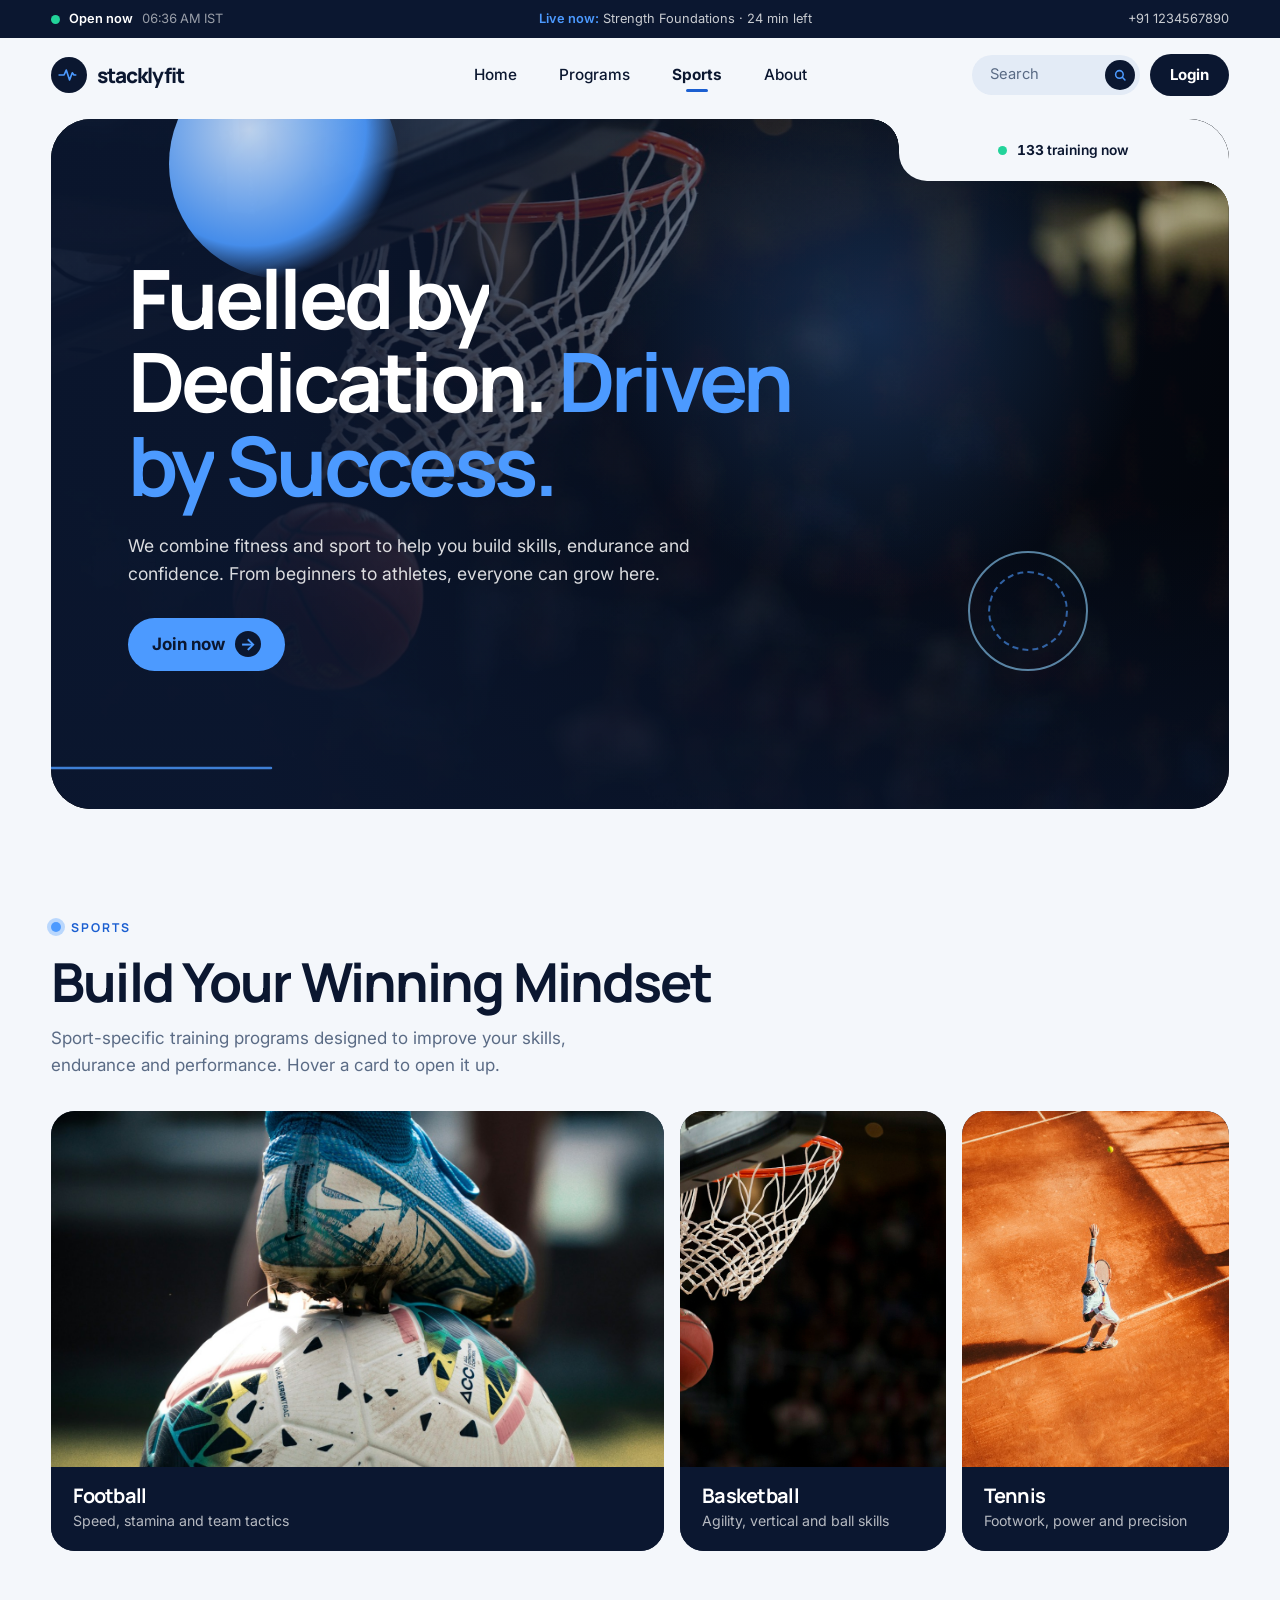
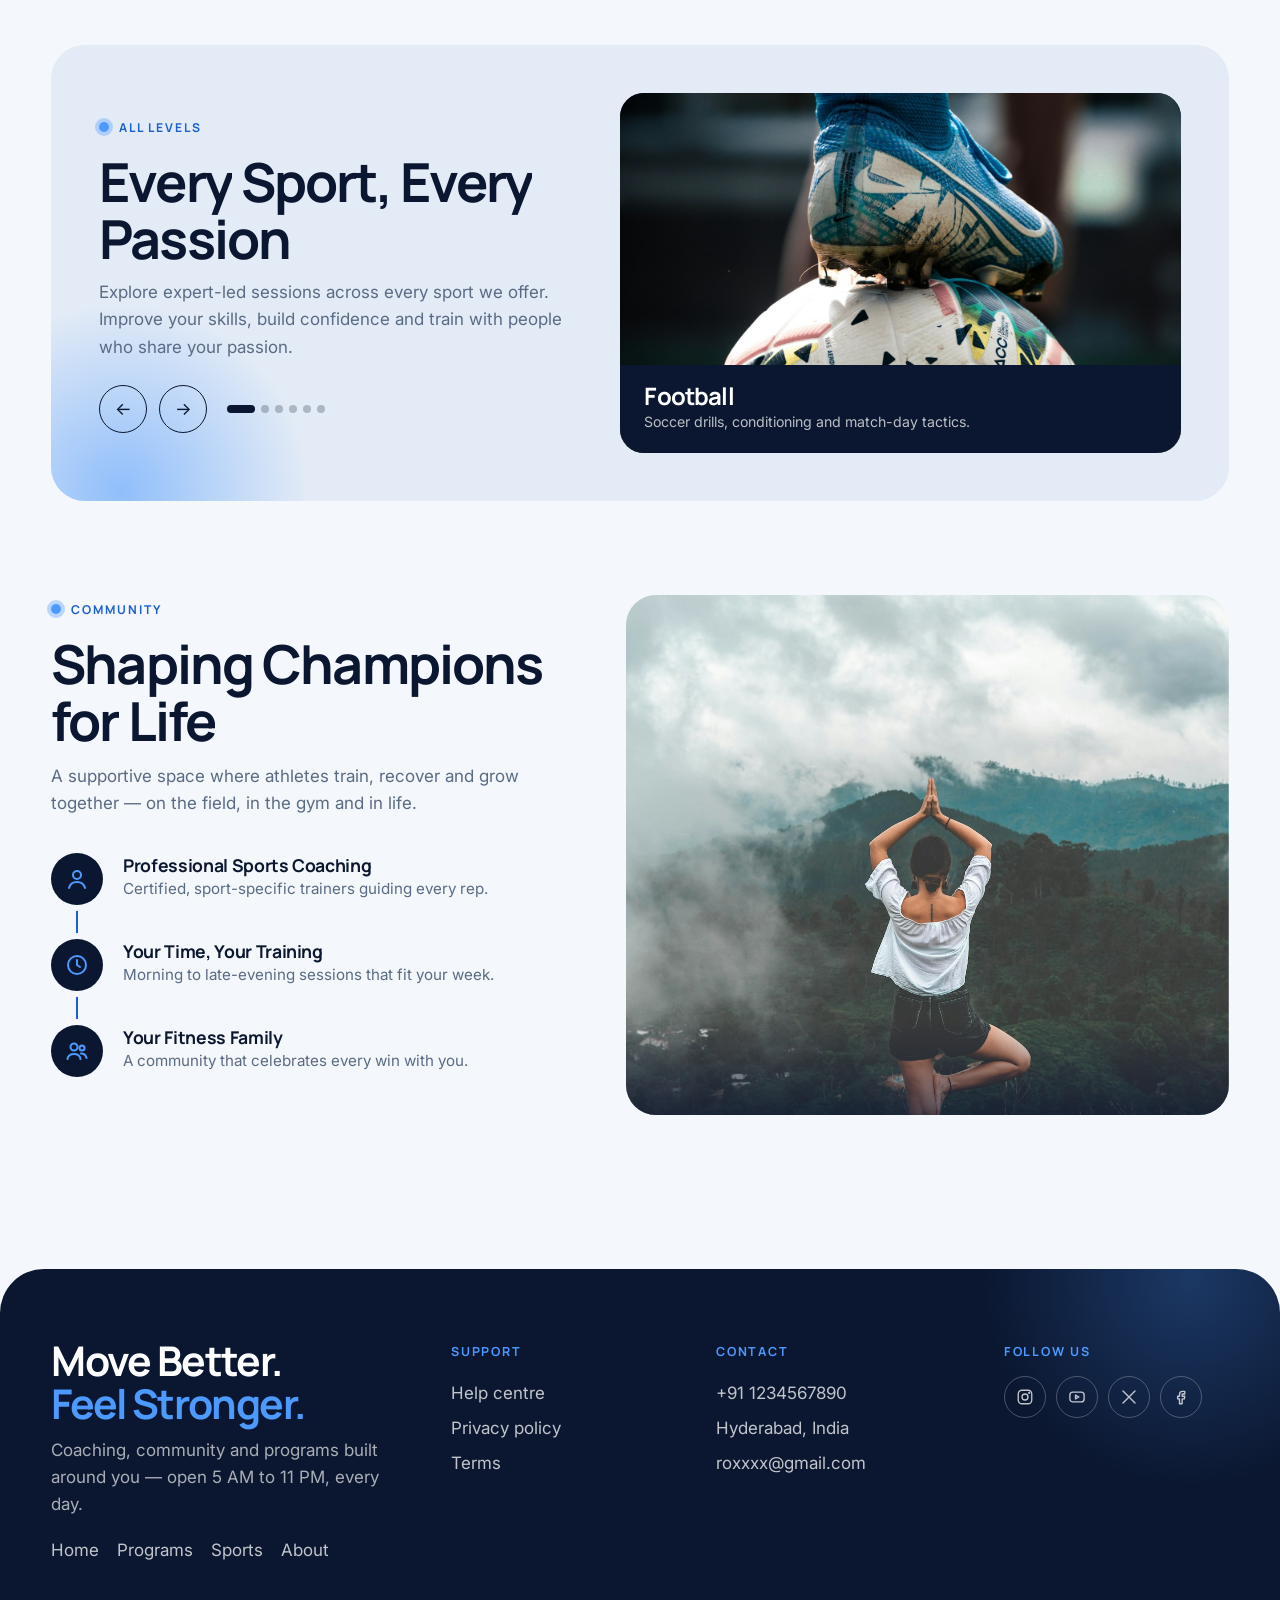
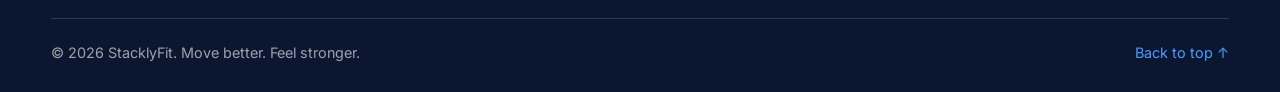
<file: sports.html>
<!DOCTYPE html>
<html lang="en">

<head>
    <meta charset="UTF-8">
    <meta name="viewport" content="width=device-width,initial-scale=1">
    <meta name="theme-color" content="#0B1730">
    <meta name="description" content="Sport-specific coaching for football, tennis, basketball and more.">
    <title>Sports — StacklyFit</title>
    <script>document.documentElement.classList.add("js")</script>
    <link rel="preconnect" href="https://fonts.googleapis.com">
    <link rel="preconnect" href="https://fonts.gstatic.com" crossorigin>
    <link
        href="https://fonts.googleapis.com/css2?family=Inter:wght@400;500;600;700&family=Manrope:wght@600;700;800&display=swap"
        rel="stylesheet">
    <link rel="stylesheet" href="styles.css">
</head>

<body>
    <div class="progress" aria-hidden="true"></div>
    <div class="wipe" aria-hidden="true"><svg viewBox="0 0 320 60">
            <path d="M0 30h90l16-26 26 52 20-40 14 14h154" />
        </svg></div>
    <div class="topbar">
        <div class="wrap tb"><span class="st"><i class="live"></i><b data-live-status>Open now</b><em
                    data-live-clock>--:--</em></span><a class="nx" href="index.html#live" data-live-next>Loading today’s
                classes…</a><span class="tel"><a href="tel:+911234567890">+91 1234567890</a></span></div>
    </div>
    <header class="site-header">
        <div class="bar">
            <a class="brand" href="index.html" aria-label="StacklyFit home"><span class="mark"><svg viewBox="0 0 40 24"
                        aria-hidden="true">
                        <path d="M2 12h9l4-9 6 18 5-13 3 4h9" />
                    </svg></span><span>stacklyfit</span></a>
            <nav id="nav"><a href="index.html">Home</a><a href="programs.html">Programs</a><a href="sports.html"
                    class=on>Sports</a><a href="about.html">About</a></nav>
            <div class="acts">
                <form class="hs" action="programs.html" role="search"><input type="search" name="q" placeholder="Search"
                        aria-label="Search programs"><button aria-label="Search"><svg viewBox="0 0 24 24">
                            <circle cx="11" cy="11" r="6.5" />
                            <path d="M16 16l4.5 4.5" />
                        </svg></button></form><a class="btn dark sm login" href="login.html">Login</a><button
                    class="burger" id="burger" aria-label="Menu">☰</button>
            </div>
        </div>
    </header>
    <main>
        <section class="hero">
            <div class="wrap">
                <div class="hero-card">
                    <img class="bg" data-par src="assets/images/basketball.jpg"
                        alt="Basketball hoop and ball during training" style="object-position:center 40%"
                        fetchpriority="high">
                    <div class="glow"></div><i class="sun"></i><i class="ring"></i>
                    <svg class="ekg" viewBox="0 0 1200 80" preserveAspectRatio="none" aria-hidden="true">
                        <path d="M0 40h380l22-34 34 68 28-52 18 18h718" />
                    </svg>
                    <div class="notch"><i class="live"></i><span><b data-live-count>–</b> training now</span></div>
                    <div class="hero-copy">
                        <h1 data-split aria-label="Fuelled by Dedication. Driven by Success.">Fuelled by Dedication.
                            <mark>Driven by Success.</mark></h1>
                        <p class="lead fade" data-i="1">We combine fitness and sport to help you build skills, endurance
                            and confidence. From beginners to athletes, everyone can grow here.</p>
                        <div class="row fade" data-i="2"><a class="btn" href="login.html#signup">Join now <b>→</b></a>
                        </div>
                    </div>
                </div>
            </div>
        </section>

        <section>
            <div class="wrap">
                <span class="eyebrow rv">Sports</span>
                <h2 class="sec-h" data-split>Build Your Winning Mindset</h2>
                <p class="sub rv" style="--d:.1s">Sport-specific training programs designed to improve your skills,
                    endurance and performance. Hover a card to open it up.</p>
                <div class="edge">
                    <article class="ec rv" style="--d:0.0s">
                        <div class="im"><img src="assets/images/football.jpg" alt="Football" loading="lazy"
                                style="object-position:center 30%"></div>
                        <div class="cap">
                            <h3>Football</h3><small>Speed, stamina and team tactics</small>
                        </div>
                    </article>
                    <article class="ec rv" style="--d:0.1s">
                        <div class="im"><img src="assets/images/basketball.jpg" alt="Basketball" loading="lazy"
                                style="object-position:center"></div>
                        <div class="cap">
                            <h3>Basketball</h3><small>Agility, vertical and ball skills</small>
                        </div>
                    </article>
                    <article class="ec rv" style="--d:0.2s">
                        <div class="im"><img src="assets/images/tennis.jpg" alt="Tennis" loading="lazy"
                                style="object-position:center"></div>
                        <div class="cap">
                            <h3>Tennis</h3><small>Footwork, power and precision</small>
                        </div>
                    </article>
                </div>
            </div>
        </section>

        <section style="padding-top:10px">
            <div class="wrap">
                <div class="explore rv">
                    <div><span class="eyebrow">All levels</span>
                        <h2 class="sec-h" data-split style="margin-top:14px">Every Sport, Every Passion</h2>
                        <p>Explore expert-led sessions across every sport we offer. Improve your skills, build
                            confidence and train with people who share your passion.</p>
                        <div class="ctrl"><button class="rb" id="pv" aria-label="Previous sport">←</button><button
                                class="rb" id="nx" aria-label="Next sport">→</button>
                            <div class="dots"><i></i><i></i><i></i><i></i><i></i><i></i></div>
                        </div>
                    </div>
                    <div class="slides">
                        <div class="slide"><img src="assets/images/football.jpg" alt="Football" loading="lazy"
                                style="object-position:center 30%">
                            <div class="cap">
                                <h3>Football</h3><small>Soccer drills, conditioning and match-day tactics.</small>
                            </div>
                        </div>
                        <div class="slide"><img src="assets/images/basketball.jpg" alt="Basketball" loading="lazy"
                                style="object-position:center">
                            <div class="cap">
                                <h3>Basketball</h3><small>Vertical, agility and shooting fundamentals.</small>
                            </div>
                        </div>
                        <div class="slide"><img src="assets/images/tennis.jpg" alt="Tennis" loading="lazy"
                                style="object-position:center">
                            <div class="cap">
                                <h3>Tennis</h3><small>Footwork patterns, serve power and court sense.</small>
                            </div>
                        </div>
                        <div class="slide"><img src="assets/images/cycling.jpg" alt="Cycling" loading="lazy"
                                style="object-position:center">
                            <div class="cap">
                                <h3>Cycling</h3><small>Endurance blocks and climbing technique.</small>
                            </div>
                        </div>
                        <div class="slide"><img src="assets/images/swimming.jpg" alt="Swimming" loading="lazy"
                                style="object-position:center">
                            <div class="cap">
                                <h3>Swimming</h3><small>Stroke efficiency and aerobic capacity.</small>
                            </div>
                        </div>
                        <div class="slide"><img src="assets/images/yoga.jpg" alt="Yoga" loading="lazy"
                                style="object-position:center 30%">
                            <div class="cap">
                                <h3>Yoga</h3><small>Mobility, balance and recovery flows.</small>
                            </div>
                        </div>
                    </div>
                </div>
            </div>
        </section>

        <section style="padding-top:10px">
            <div class="wrap">
                <div class="champ">
                    <div class="cimg mk"><img src="assets/images/yoga.jpg" alt="Athlete training outdoors"
                            loading="lazy"></div>
                    <div><span class="eyebrow rv">Community</span>
                        <h2 class="sec-h" data-split>Shaping Champions for Life</h2>
                        <p class="sub rv" style="--d:.1s">A supportive space where athletes train, recover and grow
                            together — on the field, in the gym and in life.</p>
                        <div class="feats">
                            <div class="feat rv" style="--d:.15s"><span class="i"><svg viewBox="0 0 24 24">
                                        <circle cx="12" cy="8" r="4" />
                                        <path d="M4 21c1-4 4-6 8-6s7 2 8 6" />
                                    </svg></span>
                                <div><b>Professional Sports Coaching</b>
                                    <p>Certified, sport-specific trainers guiding every rep.</p>
                                </div>
                            </div>
                            <div class="feat rv" style="--d:.3s"><span class="i"><svg viewBox="0 0 24 24">
                                        <circle cx="12" cy="12" r="9" />
                                        <path d="M12 7v5l3 2" />
                                    </svg></span>
                                <div><b>Your Time, Your Training</b>
                                    <p>Morning to late-evening sessions that fit your week.</p>
                                </div>
                            </div>
                            <div class="feat rv" style="--d:.45s"><span class="i"><svg viewBox="0 0 24 24">
                                        <circle cx="9" cy="8" r="3.5" />
                                        <circle cx="17" cy="9" r="2.5" />
                                        <path
                                            d="M2.5 20c.6-3.4 3.2-5 6.5-5s5.9 1.6 6.5 5M16 14.5c3 0 4.8 1.4 5.5 4.5" />
                                    </svg></span>
                                <div><b>Your Fitness Family</b>
                                    <p>A community that celebrates every win with you.</p>
                                </div>
                            </div>
                        </div>
                    </div>
                </div>
            </div>
        </section>
    </main>
    <footer>
        <div class="wrap">
            <div class="fg">
                <div>
                    <div class="big rv">Move Better.<br><em>Feel Stronger.</em></div>
                    <p>Coaching, community and programs built around you — open 5 AM to 11 PM, every day.</p>
                    <div class="fl"><a href="index.html">Home</a><a href="programs.html">Programs</a><a
                            href="sports.html">Sports</a><a href="about.html">About</a></div>
                </div>
                <div>
                    <h4>Support</h4><a href="mailto:roxxxx@gmail.com">Help centre</a><a href="#">Privacy policy</a><a
                        href="#">Terms</a>
                </div>
                <div>
                    <h4>Contact</h4><a href="tel:+911234567890">+91 1234567890</a><a href="#">Hyderabad, India</a><a
                        href="mailto:roxxxx@gmail.com">roxxxx@gmail.com</a>
                </div>
                <div>
                    <h4>Follow us</h4>
                    <div class="soc"><a href="#" aria-label="Instagram"><svg viewBox="0 0 24 24">
                                <rect x="3" y="3" width="18" height="18" rx="5" />
                                <circle cx="12" cy="12" r="4" />
                                <circle cx="17.5" cy="6.5" r=".6" />
                            </svg></a><a href="#" aria-label="YouTube"><svg viewBox="0 0 24 24">
                                <rect x="2.5" y="5.5" width="19" height="13" rx="4" />
                                <path d="M10 9.5v5l4.5-2.5z" />
                            </svg></a><a href="#" aria-label="X"><svg viewBox="0 0 24 24">
                                <path d="M4 4l16 16M20 4L4 20" />
                            </svg></a><a href="#" aria-label="Facebook"><svg viewBox="0 0 24 24">
                                <path
                                    d="M14 8h3V4.5h-3C11.5 4.5 10 6 10 8.5V11H7.5v3.5H10V21h3.5v-6.5H16.5L17 11h-3.5V9c0-.6.4-1 .5-1z" />
                            </svg></a></div>
                </div>
            </div>
            <div class="copy"><span>© 2026 StacklyFit. Move better. Feel stronger.</span><a href="#">Back to top ↑</a>
            </div>
        </div>
    </footer>
    <div class="toast" id="toast" role="status"></div>
    <script src="script.js"></script>
    <script src="live.js"></script>
</body>

</html>
</file>
<file: styles.css>
/* ==========================================================
   StacklyFit · Design 4 — Midnight & Azure
   ========================================================== */
:root {
  --ink: #0B1730;
  --ink2: #112244;
  --ink3: #1B3463;
  --paper: #F4F7FB;
  --mint: #E3EBF6;
  --lime: #4C9AFF;
  --lime-d: #1B5FD1;
  /* accent for text on light backgrounds */
  --aqua: #8FD3FF;
  --mute: #5A6B85;
  --line: rgba(11, 23, 48, .13);
  --r: 26px;
  --ease: cubic-bezier(.2, .8, .2, 1);
  --spring: cubic-bezier(.34, 1.56, .64, 1);
  --live: #22D39A;
  --gold: #FFB938
}

* {
  box-sizing: border-box;
  margin: 0
}

html {
  scroll-behavior: smooth;
  overflow-x: clip
}

body {
  font: 400 17px/1.6 'Inter', system-ui, sans-serif;
  background: var(--paper);
  color: var(--ink);
  overflow-x: clip
}

h1,
h2,
h3,
h4 {
  font-family: 'Manrope', 'Inter', sans-serif;
  font-weight: 700;
  letter-spacing: -.035em;
  line-height: 1.05
}

a {
  color: inherit;
  text-decoration: none
}

img {
  display: block;
  max-width: 100%
}

button {
  font: inherit;
  color: inherit;
  cursor: pointer
}

:focus-visible {
  outline: 3px solid var(--lime-d);
  outline-offset: 3px
}

.wrap {
  width: min(1200px, 92vw);
  margin-inline: auto
}

section {
  padding: 84px 0;
  position: relative
}

.eyebrow {
  display: inline-flex;
  align-items: center;
  gap: 10px;
  font: 700 .76rem 'Manrope';
  letter-spacing: .16em;
  text-transform: uppercase;
  color: var(--lime-d)
}

.eyebrow::before {
  content: "";
  width: 10px;
  height: 10px;
  border-radius: 50%;
  background: var(--lime);
  box-shadow: 0 0 0 4px rgba(76, 154, 255, .35);
  animation: ping 2s infinite
}

@keyframes ping {
  70% {
    box-shadow: 0 0 0 9px rgba(76, 154, 255, 0)
  }

  100% {
    box-shadow: 0 0 0 0 rgba(76, 154, 255, 0)
  }
}

.sec-h {
  font-size: clamp(2rem, 4.2vw, 3.4rem);
  margin: 14px 0 14px
}

.sub {
  color: var(--mute);
  max-width: 52ch
}

.center {
  text-align: center
}

.center .sub {
  margin-inline: auto
}

/* ---------- progress + page wipe ---------- */
.progress {
  position: fixed;
  inset: 0 0 auto 0;
  height: 4px;
  z-index: 150;
  background: linear-gradient(90deg, var(--aqua), var(--lime));
  transform: scaleX(0);
  transform-origin: left
}

.wipe {
  position: fixed;
  inset: 0;
  background: var(--ink);
  z-index: 200;
  display: grid;
  place-items: center;
  pointer-events: none;
  transform: translateY(-101%);
  visibility: hidden
}

.wipe svg {
  width: min(260px, 50vw);
  overflow: visible
}

.wipe path {
  fill: none;
  stroke: var(--lime);
  stroke-width: 3.5;
  stroke-linecap: round;
  stroke-linejoin: round;
  stroke-dasharray: 420;
  stroke-dashoffset: 420
}

html.js .wipe {
  transform: none;
  visibility: visible;
  animation: wipeout .8s .5s var(--ease) forwards
}

html.js .wipe path {
  animation: draw .45s ease forwards
}

@keyframes wipeout {
  to {
    transform: translateY(-101%);
    visibility: hidden
  }
}

@keyframes draw {
  to {
    stroke-dashoffset: 0
  }
}

.wipe.leave {
  visibility: visible;
  animation: none !important;
  transform: translateY(101%);
  transition: transform .5s var(--ease)
}

.wipe.leave.go {
  transform: none
}

.wipe.leave path {
  stroke-dashoffset: 0;
  animation: none
}

/* ---------- header ---------- */
.site-header {
  position: sticky;
  top: 0;
  z-index: 100;
  background: rgba(244, 247, 251, .82);
  backdrop-filter: blur(16px) saturate(1.4);
  -webkit-backdrop-filter: blur(16px) saturate(1.4);
  border-bottom: 1px solid transparent;
  transition: .4s var(--ease)
}

.scrolled .site-header {
  border-color: var(--line);
  box-shadow: 0 10px 30px rgba(11, 23, 48, .07)
}

.bar {
  width: min(1200px, 92vw);
  margin-inline: auto;
  height: 74px;
  display: grid;
  grid-template-columns: 1fr auto 1fr;
  align-items: center;
  gap: 20px
}

.brand {
  display: inline-flex;
  align-items: center;
  gap: 10px;
  font: 800 1.3rem 'Manrope';
  letter-spacing: -.05em;
  justify-self: start
}

.mark {
  width: 36px;
  height: 36px;
  border-radius: 50%;
  background: var(--ink);
  display: grid;
  place-items: center;
  transition: transform .6s var(--spring)
}

.brand:hover .mark {
  transform: rotate(-20deg) scale(1.1)
}

.mark svg {
  width: 22px;
  height: 14px;
  fill: none;
  stroke: var(--lime);
  stroke-width: 3;
  stroke-linecap: round;
  stroke-linejoin: round;
  stroke-dasharray: 60;
  animation: beat 2.8s ease-in-out infinite
}

@keyframes beat {
  0% {
    stroke-dashoffset: 60
  }

  45%,
  100% {
    stroke-dashoffset: 0
  }
}

nav {
  display: flex;
  gap: 6px
}

nav a {
  position: relative;
  padding: 8px 18px;
  border-radius: 99px;
  font-weight: 500;
  font-size: .96rem;
  transition: .3s var(--ease)
}

nav a::after {
  content: "";
  position: absolute;
  left: 50%;
  bottom: 3px;
  width: 0;
  height: 3px;
  border-radius: 3px;
  background: var(--lime-d);
  transform: translateX(-50%);
  transition: width .4s var(--ease)
}

nav a:hover::after,
nav a.on::after {
  width: 22px
}

nav a.on {
  font-weight: 700
}

.acts {
  display: flex;
  gap: 10px;
  align-items: center;
  justify-self: end
}

.hs {
  display: flex;
  align-items: center;
  gap: 6px;
  padding: 5px 5px 5px 16px;
  border-radius: 99px;
  background: var(--mint);
  width: 168px;
  transition: width .5s var(--ease), box-shadow .3s
}

.hs:focus-within {
  width: 240px;
  box-shadow: 0 0 0 2px var(--ink)
}

.hs input {
  flex: 1;
  min-width: 0;
  width: 100%;
  background: none;
  border: 0;
  outline: 0;
  font: inherit;
  font-size: .92rem;
  color: var(--ink)
}

.hs input::placeholder {
  color: var(--mute)
}

.hs button {
  width: 30px;
  height: 30px;
  border-radius: 50%;
  border: 0;
  background: var(--ink);
  display: grid;
  place-items: center;
  transition: transform .3s var(--spring)
}

.hs button:hover {
  transform: scale(1.12) rotate(-10deg)
}

.hs svg {
  width: 14px;
  height: 14px;
  stroke: var(--lime);
  fill: none;
  stroke-width: 2.6;
  stroke-linecap: round
}

.burger {
  display: none;
  background: none;
  border: 0;
  font-size: 1.6rem
}

/* ---------- buttons ---------- */
.btn {
  display: inline-flex;
  align-items: center;
  justify-content: center;
  gap: 10px;
  padding: 13px 24px;
  border-radius: 99px;
  background: var(--lime);
  color: var(--ink);
  font-weight: 700;
  border: 0;
  position: relative;
  overflow: hidden;
  isolation: isolate;
  transition: transform .35s var(--ease), box-shadow .35s, color .3s;
  white-space: nowrap
}

.btn::before {
  content: "";
  position: absolute;
  inset: 0;
  background: var(--ink);
  transform: translateY(101%);
  transition: transform .5s var(--ease);
  z-index: -1;
  border-radius: inherit
}

.btn:hover {
  color: var(--lime);
  box-shadow: 0 12px 30px rgba(27, 95, 209, .3)
}

.btn:hover::before {
  transform: none
}

.btn b {
  display: grid;
  place-items: center;
  width: 26px;
  height: 26px;
  border-radius: 50%;
  background: var(--ink);
  color: var(--lime);
  font-weight: 700;
  transition: transform .45s var(--ease)
}

.btn:hover b {
  transform: translateX(4px) rotate(-45deg);
  background: var(--lime);
  color: var(--ink)
}

.btn.dark {
  background: var(--ink);
  color: #fff
}

.btn.dark::before {
  background: var(--lime)
}

.btn.dark:hover {
  color: var(--ink)
}

.btn.sm {
  padding: 9px 20px;
  font-size: .94rem
}

.btn.ghost {
  background: transparent;
  color: var(--ink);
  box-shadow: inset 0 0 0 1.5px var(--ink)
}

.btn.ghost:hover {
  color: #fff
}

.btn.out {
  background: transparent;
  color: #fff;
  box-shadow: inset 0 0 0 1.5px rgba(255, 255, 255, .55)
}

.btn.out::before {
  background: var(--lime)
}

.btn.out:hover {
  color: var(--ink);
  box-shadow: inset 0 0 0 1.5px var(--lime)
}

/* ---------- reveal system (only when JS runs) ---------- */
html.js .rv {
  opacity: 0;
  transform: translateY(40px);
  transition: opacity .9s var(--ease), transform .9s var(--ease);
  transition-delay: var(--d, 0s)
}

html.js .rv.l {
  transform: translateX(-56px)
}

html.js .rv.r {
  transform: translateX(56px)
}

html.js .rv.s {
  transform: scale(.9)
}

html.js .rv.in {
  opacity: 1;
  transform: none
}

html.js .rv.done {
  transition-delay: 0s;
  transition-duration: .9s, .35s
}

html.js .mk {
  clip-path: inset(0 100% 0 0);
  transition: clip-path 1.2s var(--ease);
  transition-delay: var(--d, 0s)
}

html.js .mk.in {
  clip-path: inset(0 0 0 0)
}

html.js .mk img {
  scale: 1.3;
  transition: scale 1.6s var(--ease);
  transition-delay: var(--d, 0s)
}

html.js .mk.in img {
  scale: 1
}

.w {
  display: inline-block;
  overflow: hidden;
  vertical-align: top;
  padding-bottom: .16em;
  margin-bottom: -.16em
}

html.js [data-split] .wi {
  display: inline-block;
  transform: translateY(115%) rotate(4deg);
  transition: transform .95s var(--ease);
  transition-delay: var(--td, 0s)
}

html.js [data-split].in .wi {
  transform: none
}

.fade {
  opacity: 0;
  transform: translateY(24px)
}

html.js .fade.in {
  opacity: 1;
  transform: none;
  transition: opacity .9s var(--ease), transform .9s var(--ease);
  transition-delay: var(--td, 0s)
}

html:not(.js) .fade {
  opacity: 1;
  transform: none
}

/* ---------- hero (notched panel) ---------- */
.hero {
  padding: 6px 0 20px
}

.hero-card {
  position: relative;
  border-radius: 40px;
  overflow: hidden;
  min-height: min(80svh, 690px);
  color: #fff;
  background: var(--ink);
  display: flex;
  align-items: center;
  padding: clamp(28px, 6vw, 80px);
  isolation: isolate
}

.hero.sub .hero-card {
  min-height: min(62svh, 540px)
}

.hero-card>img.bg {
  position: absolute;
  inset: -6% 0;
  width: 100%;
  height: 112%;
  object-fit: cover;
  z-index: -4;
  animation: kb 20s ease-in-out infinite alternate;
  will-change: transform
}

@keyframes kb {
  from {
    scale: 1.02
  }

  to {
    scale: 1.15
  }
}

.hero-card::after {
  content: "";
  position: absolute;
  inset: 0;
  z-index: -3;
  background: linear-gradient(95deg, rgba(11, 23, 48, .92) 20%, rgba(11, 23, 48, .5) 65%, rgba(11, 23, 48, .25)), linear-gradient(0deg, rgba(11, 23, 48, .6), transparent 45%)
}

.glow {
  position: absolute;
  inset: 0;
  z-index: -2;
  background: radial-gradient(420px circle at var(--mx, 70%) var(--my, 30%), rgba(76, 154, 255, .22), transparent 65%);
  pointer-events: none;
  transition: background .2s
}

.sun {
  position: absolute;
  z-index: -1;
  left: 10%;
  top: -70px;
  width: 230px;
  height: 230px;
  border-radius: 50%;
  background: radial-gradient(circle at 35% 35%, #CFE4FF, var(--lime) 55%, rgba(76, 154, 255, 0) 72%);
  opacity: .9;
  animation: bob 8s ease-in-out infinite
}

.ring {
  position: absolute;
  z-index: -1;
  right: 12%;
  bottom: 20%;
  width: 120px;
  height: 120px;
  border-radius: 50%;
  border: 2px solid var(--aqua);
  opacity: .6;
  animation: bob 6s -2s ease-in-out infinite reverse
}

.ring::after {
  content: "";
  position: absolute;
  inset: 18px;
  border-radius: 50%;
  border: 2px dashed var(--lime);
  animation: spin 12s linear infinite
}

@keyframes bob {
  50% {
    transform: translate(-14px, 22px)
  }
}

@keyframes spin {
  to {
    transform: rotate(360deg)
  }
}

.ekg {
  position: absolute;
  left: 0;
  right: 0;
  bottom: 6px;
  width: 100%;
  height: 70px;
  z-index: -1;
  opacity: .8
}

.ekg path {
  fill: none;
  stroke: var(--lime);
  stroke-width: 2.5;
  stroke-linecap: round;
  stroke-linejoin: round;
  vector-effect: non-scaling-stroke;
  stroke-dasharray: 220 1400;
  animation: sweep 5s linear infinite
}

@keyframes sweep {
  from {
    stroke-dashoffset: 1620
  }

  to {
    stroke-dashoffset: 0
  }
}

.notch {
  position: absolute;
  top: 0;
  right: 0;
  height: 62px;
  width: clamp(190px, 30%, 330px);
  background: var(--paper);
  border-bottom-left-radius: 28px;
  display: flex;
  align-items: center;
  justify-content: center;
  gap: 10px;
  font-size: .86rem;
  font-weight: 600;
  color: var(--ink);
  z-index: 3
}

.notch::before,
.notch::after {
  content: "";
  position: absolute;
  width: 28px;
  height: 28px;
  background: radial-gradient(circle at 0 100%, transparent 27.5px, var(--paper) 28px)
}

.notch::before {
  top: 0;
  left: -28px
}

.notch::after {
  right: 0;
  top: 62px
}

.live {
  width: 9px;
  height: 9px;
  border-radius: 50%;
  background: var(--lime-d);
  animation: ping 1.8s infinite;
  box-shadow: 0 0 0 0 rgba(27, 95, 209, .5)
}

.hero-copy {
  max-width: 760px;
  position: relative
}

.hero h1 {
  font-size: clamp(2.6rem, 6.4vw, 5.6rem);
  line-height: 1.02;
  letter-spacing: -.045em
}

.hero h1 mark {
  background: none;
  color: var(--lime)
}

.lead {
  max-width: 56ch;
  margin: 24px 0 30px;
  font-size: 1.1rem;
  color: rgba(255, 255, 255, .85)
}

.row {
  display: flex;
  gap: 12px;
  flex-wrap: wrap
}

/* ---------- ticker ---------- */
.ticker {
  background: var(--lime);
  color: var(--ink);
  overflow: hidden;
  padding: 14px 0;
  margin-top: 20px;
  border-block: 2px solid var(--ink)
}

.tk {
  display: flex;
  gap: 30px;
  width: max-content;
  animation: marq 32s linear infinite;
  font: 700 1.25rem 'Manrope';
  letter-spacing: -.02em;
  text-transform: uppercase;
  align-items: center
}

.tk i {
  font-style: normal;
  width: 10px;
  height: 10px;
  background: var(--ink);
  transform: rotate(45deg)
}

.ticker:hover .tk {
  animation-play-state: paused
}

@keyframes marq {
  to {
    transform: translateX(-50%)
  }
}

/* ---------- wellness chips ---------- */
.chips {
  display: flex;
  flex-wrap: wrap;
  justify-content: center;
  gap: 14px;
  max-width: 900px;
  margin: 36px auto 0
}

.chip {
  display: inline-flex;
  align-items: center;
  gap: 10px;
  padding: 15px 24px;
  border-radius: 99px;
  background: #fff;
  border: 1px solid var(--line);
  font-weight: 600;
  box-shadow: 0 6px 18px rgba(11, 23, 48, .05);
  transition: transform .45s var(--spring), background .3s, box-shadow .4s;
  animation: wob 5s ease-in-out infinite;
  animation-delay: var(--w, 0s)
}

.chip::before {
  content: "";
  width: 10px;
  height: 10px;
  border-radius: 50%;
  background: var(--lime);
  box-shadow: 0 0 0 3px rgba(76, 154, 255, .4);
  transition: .3s
}

.chip:hover {
  background: var(--ink);
  color: #fff;
  transform: translateY(-8px) scale(1.05);
  box-shadow: 0 18px 34px rgba(11, 23, 48, .25);
  animation-play-state: paused
}

.chip:hover::before {
  transform: scale(1.5)
}

@keyframes wob {
  50% {
    translate: 0 -6px
  }
}

/* ---------- passion ---------- */
.passion {
  display: grid;
  grid-template-columns: 1.5fr 1fr;
  gap: 40px;
  align-items: center
}

.pimgs {
  display: grid;
  grid-template-columns: 1fr 1fr;
  gap: 16px
}

.pimg {
  position: relative;
  border-radius: 24px;
  overflow: hidden;
  aspect-ratio: 4/3;
  background: var(--ink);
  display: block
}

.pimg img {
  width: 100%;
  height: 100%;
  object-fit: cover;
  transition: transform 1.2s var(--ease)
}

.pimg:hover img {
  transform: scale(1.08)
}

.pimg span {
  position: absolute;
  left: 14px;
  bottom: 14px;
  background: var(--paper);
  font-weight: 700;
  padding: 6px 16px;
  border-radius: 99px;
  font-size: .88rem;
  transition: .4s var(--ease)
}

.pimg:hover span {
  background: var(--lime);
  transform: translateY(-6px)
}

.passion h2 {
  margin: 14px 0 14px
}

.passion p {
  color: var(--mute);
  margin-bottom: 24px
}

/* ---------- coaches ---------- */
.coaches {
  display: grid;
  grid-template-columns: 1.4fr 1fr;
  gap: 50px;
  align-items: center
}

.cgrid {
  display: grid;
  grid-template-columns: 1fr 1fr;
  gap: 16px
}

.cc {
  border-radius: 22px;
  overflow: hidden;
  background: var(--ink2);
  color: #fff;
  display: flex;
  flex-direction: column;
  transition: transform .35s var(--ease), box-shadow .4s;
  transform-style: preserve-3d
}

.cc:hover {
  box-shadow: 0 26px 50px rgba(11, 23, 48, .3)
}

.cc .im {
  position: relative;
  overflow: hidden;
  aspect-ratio: 4/3.2;
  background: var(--ink3)
}

.cc img {
  width: 100%;
  height: 100%;
  object-fit: cover;
  object-position: top;
  transition: transform 1s var(--ease)
}

.cc:hover img {
  transform: scale(1.08)
}

.cc .cap {
  padding: 16px 20px 18px
}

.cc h3 {
  font-size: 1.15rem;
  margin-bottom: 4px
}

.cc small {
  display: block;
  color: rgba(255, 255, 255, .7);
  font-size: .85rem
}

.cc .rate {
  margin-top: 8px;
  font-size: .88rem;
  font-weight: 700;
  color: var(--lime)
}

.cc.wide {
  grid-column: span 2;
  flex-direction: row
}

.cc.wide .im {
  flex: 1.3;
  aspect-ratio: auto;
  min-height: 220px
}

.cc.wide .cap {
  flex: 1;
  display: flex;
  flex-direction: column;
  justify-content: center;
  padding: 24px 28px;
  background: var(--ink)
}

.cc.wide h3 {
  font-size: clamp(1.6rem, 2.6vw, 2.2rem);
  margin-bottom: 8px
}

.cc.wide .bio {
  margin-top: 12px;
  color: rgba(255, 255, 255, .75);
  font-size: .93rem
}

.coaches h2 {
  margin: 14px 0 14px
}

.coaches p {
  color: var(--mute);
  margin-bottom: 24px
}

/* ---------- plans ---------- */
.ptoggle {
  display: inline-flex;
  padding: 5px;
  border-radius: 99px;
  background: var(--mint);
  position: relative;
  margin-top: 18px
}

.ptoggle button {
  position: relative;
  z-index: 1;
  background: none;
  border: 0;
  padding: 9px 20px;
  border-radius: 99px;
  font-weight: 600;
  color: var(--mute);
  transition: color .3s
}

.ptoggle button.on {
  color: var(--lime)
}

.ptoggle .pill {
  position: absolute;
  top: 5px;
  bottom: 5px;
  left: 5px;
  border-radius: 99px;
  background: var(--ink);
  transition: left .5s var(--ease), width .5s var(--ease)
}

.plans {
  display: grid;
  grid-template-columns: repeat(3, 1fr);
  gap: 22px;
  align-items: center;
  max-width: 1020px;
  margin: 50px auto 0
}

.plan {
  position: relative;
  background: var(--ink);
  color: #fff;
  border-radius: 28px;
  padding: 34px 30px;
  display: flex;
  flex-direction: column;
  gap: 6px;
  overflow: hidden;
  isolation: isolate;
  transition: transform .5s var(--ease), box-shadow .5s
}

.plan::before {
  content: "";
  position: absolute;
  inset: 0;
  z-index: -1;
  background: radial-gradient(320px circle at var(--mx, 50%) var(--my, 0%), rgba(76, 154, 255, .2), transparent 70%);
  opacity: 0;
  transition: opacity .4s
}

.plan:hover::before {
  opacity: 1
}

.plan:hover {
  transform: translateY(-10px);
  box-shadow: 0 30px 60px rgba(11, 23, 48, .3)
}

.plan h3 {
  font-size: 1.3rem;
  color: rgba(255, 255, 255, .85)
}

.plan .price {
  font: 700 3.4rem/1 'Manrope';
  letter-spacing: -.05em;
  margin: 12px 0 4px;
  color: #fff
}

.plan .price small {
  font: 500 .9rem 'Inter';
  letter-spacing: 0;
  opacity: .6
}

.plan>p {
  color: rgba(255, 255, 255, .65);
  font-size: .95rem
}

.plan ul {
  list-style: none;
  padding: 0;
  margin: 18px 0 26px;
  display: grid;
  gap: 11px
}

.plan li {
  display: flex;
  gap: 10px;
  align-items: flex-start;
  font-size: .95rem
}

.plan li::before {
  content: "";
  flex: none;
  width: 20px;
  height: 20px;
  margin-top: 2px;
  border-radius: 50%;
  background: var(--lime) url("data:image/svg+xml,%3Csvg xmlns='http://www.w3.org/2000/svg' viewBox='0 0 20 20'%3E%3Cpath d='M5.5 10.5l3 3 6-7' fill='none' stroke='%230D1B17' stroke-width='2.2' stroke-linecap='round' stroke-linejoin='round'/%3E%3C/svg%3E") center/contain
}

.plan .btn {
  margin-top: auto;
  background: transparent;
  color: #fff;
  box-shadow: inset 0 0 0 1.5px rgba(255, 255, 255, .5)
}

.plan .btn::before {
  background: var(--lime)
}

.plan .btn:hover {
  color: var(--ink);
  box-shadow: inset 0 0 0 1.5px var(--lime)
}

.plan.pop {
  padding-block: 50px;
  background: linear-gradient(165deg, #1b2f55, var(--ink) 65%);
  box-shadow: 0 0 0 2px var(--lime)
}

.plan.pop .btn {
  background: var(--lime);
  color: var(--ink);
  box-shadow: none
}

.plan.pop .btn::before {
  background: #fff
}

.hot {
  position: absolute;
  top: 16px;
  right: 16px;
  background: var(--lime);
  color: var(--ink);
  font: 700 .7rem 'Manrope';
  letter-spacing: .1em;
  text-transform: uppercase;
  padding: 5px 12px;
  border-radius: 99px;
  animation: pulse 2.2s ease-in-out infinite
}

@keyframes pulse {
  50% {
    scale: 1.08
  }
}

/* ---------- testimonials ---------- */
.tqs {
  display: grid;
  grid-template-columns: 1fr 1fr;
  gap: 18px;
  margin-top: 40px
}

.tq {
  display: flex;
  gap: 18px;
  background: var(--mint);
  border-radius: 24px;
  padding: 26px;
  border: 2px solid transparent;
  transition: transform .5s var(--ease), border-color .4s, background .4s, box-shadow .4s
}

.tq.active,
.tq:hover {
  border-color: var(--ink);
  background: #fff;
  transform: translateY(-6px);
  box-shadow: 0 18px 40px rgba(11, 23, 48, .12)
}

.tq img {
  width: 52px;
  height: 52px;
  border-radius: 50%;
  object-fit: cover;
  object-position: top;
  flex: none
}

.tq p {
  margin-bottom: 12px
}

.tq b {
  display: block
}

.tq small {
  color: var(--mute)
}

.stars {
  display: flex;
  gap: 3px;
  margin-top: 8px
}

.stars i {
  font-style: normal;
  color: #B9C6DA;
  font-size: 1.05rem;
  transition: color .4s, transform .5s var(--spring);
  transition-delay: calc(var(--k) * .09s + .3s)
}

.in .stars i,
.stars.in i {
  color: var(--lime-d);
  transform: scale(1.1)
}

/* ---------- programs page ---------- */
.disc {
  display: grid;
  grid-template-columns: 1fr 1.2fr;
  gap: 40px;
  align-items: center
}

.disc h2 {
  margin: 14px 0 14px
}

.orbit {
  position: relative;
  height: 270px
}

.dot {
  position: absolute;
  display: flex;
  align-items: center;
  gap: 12px;
  font-weight: 700;
  background: none;
  border: 0;
  animation: bob2 7s ease-in-out infinite;
  animation-delay: var(--w, 0s)
}

@keyframes bob2 {
  50% {
    translate: 0 -14px
  }
}

.dot .c {
  width: 78px;
  height: 78px;
  border-radius: 50%;
  overflow: hidden;
  box-shadow: 0 0 0 4px var(--paper), 0 0 0 6px var(--line);
  transition: .5s var(--spring)
}

.dot img {
  width: 100%;
  height: 100%;
  object-fit: cover
}

.dot:hover .c,
.dot.on .c {
  transform: scale(1.14);
  box-shadow: 0 0 0 4px var(--paper), 0 0 0 7px var(--lime-d)
}

.dot.on span {
  color: var(--lime-d)
}

.d1 {
  left: 4%;
  top: 8%
}

.d2 {
  right: 4%;
  top: 38%
}

.d3 {
  left: 22%;
  bottom: 0
}

.sgrid {
  display: grid;
  grid-template-columns: repeat(12, 1fr);
  gap: 18px;
  margin-top: 34px
}

.sc {
  grid-column: span 4;
  border-radius: 24px;
  overflow: hidden;
  background: var(--ink2);
  color: #fff;
  display: flex;
  flex-direction: column;
  transition: transform .6s var(--ease), opacity .5s, filter .5s, box-shadow .4s
}

.sc.big {
  grid-column: span 8
}

.sc:hover {
  box-shadow: 0 26px 50px rgba(11, 23, 48, .28)
}

.sc .im {
  position: relative;
  flex: 1;
  min-height: 280px;
  overflow: hidden
}

.sc .im img {
  position: absolute;
  inset: 0;
  width: 100%;
  height: 100%;
  object-fit: cover;
  transition: transform 1.3s var(--ease)
}

.sc:hover .im img {
  transform: scale(1.08)
}

.sc .cap {
  padding: 20px 24px 24px;
  background: var(--ink)
}

.sc h3 {
  font-size: 1.25rem;
  margin-bottom: 6px
}

.sc p {
  color: rgba(255, 255, 255, .72);
  font-size: .93rem;
  margin-bottom: 14px
}

.sc .btn {
  padding: 8px 8px 8px 18px;
  font-size: .9rem
}

.sc.dim {
  opacity: .25;
  filter: grayscale(1);
  transform: scale(.97)
}

.nores {
  display: none;
  margin-top: 18px;
  color: var(--mute)
}

.banner {
  position: relative;
  border-radius: 34px;
  overflow: hidden;
  min-height: 360px;
  background: var(--ink);
  color: #fff;
  display: flex;
  align-items: center;
  padding: clamp(28px, 5vw, 64px);
  isolation: isolate
}

.banner>img {
  position: absolute;
  inset: -8% 0;
  height: 116%;
  width: 100%;
  object-fit: cover;
  z-index: -2;
  animation: kb 22s ease-in-out infinite alternate
}

.banner::after {
  content: "";
  position: absolute;
  inset: 0;
  z-index: -1;
  background: linear-gradient(90deg, rgba(11, 23, 48, .92), rgba(11, 23, 48, .25))
}

.banner h2 {
  font-size: clamp(2rem, 4vw, 3.2rem);
  margin-bottom: 12px
}

.banner p {
  max-width: 44ch;
  color: rgba(255, 255, 255, .8);
  margin-bottom: 24px
}

/* ---------- sports page ---------- */
.edge {
  display: flex;
  gap: 16px;
  height: 440px;
  margin-top: 32px
}

.ec {
  flex: 1;
  border-radius: 24px;
  overflow: hidden;
  background: var(--ink);
  color: #fff;
  display: flex;
  flex-direction: column;
  transition: flex .8s var(--ease)
}

.ec:first-child {
  flex: 2.3
}

.edge:hover .ec {
  flex: 1
}

.edge .ec:hover {
  flex: 2.3
}

.ec .im {
  position: relative;
  flex: 1;
  overflow: hidden
}

.ec .im img {
  position: absolute;
  inset: 0;
  width: 100%;
  height: 100%;
  object-fit: cover;
  transition: transform 1.2s var(--ease)
}

.ec:hover .im img {
  transform: scale(1.07)
}

.ec .cap {
  padding: 18px 22px;
  background: var(--ink)
}

.ec h3 {
  font-size: 1.25rem
}

.ec small {
  display: block;
  color: rgba(255, 255, 255, .7);
  margin-top: 4px;
  white-space: nowrap;
  overflow: hidden;
  text-overflow: ellipsis
}

.explore {
  position: relative;
  display: grid;
  grid-template-columns: 1fr 1.15fr;
  gap: 34px;
  align-items: center;
  background: var(--mint);
  border-radius: 34px;
  padding: clamp(24px, 4vw, 48px);
  overflow: hidden
}

.explore::before {
  content: "";
  position: absolute;
  width: 380px;
  height: 380px;
  border-radius: 50%;
  left: -120px;
  bottom: -180px;
  background: radial-gradient(circle, var(--lime), transparent 70%);
  opacity: .55;
  animation: bob 9s ease-in-out infinite
}

.explore>* {
  position: relative
}

.explore h2 {
  margin: 14px 0 12px
}

.explore p {
  color: var(--mute);
  margin-bottom: 24px;
  max-width: 44ch
}

.ctrl {
  display: flex;
  align-items: center;
  gap: 12px
}

.rb {
  width: 48px;
  height: 48px;
  border-radius: 50%;
  border: 1.5px solid var(--ink);
  background: transparent;
  font-size: 1.1rem;
  transition: .35s var(--spring)
}

.rb:hover {
  background: var(--ink);
  color: var(--lime);
  transform: scale(1.1)
}

.dots {
  display: flex;
  gap: 6px;
  margin-left: 8px
}

.dots i {
  width: 8px;
  height: 8px;
  border-radius: 99px;
  background: rgba(11, 23, 48, .25);
  transition: .5s var(--ease)
}

.dots i.on {
  width: 28px;
  background: var(--ink)
}

.slides {
  position: relative;
  height: 360px;
  border-radius: 24px;
  overflow: hidden;
  background: var(--ink)
}

.slide {
  position: absolute;
  inset: 0;
  opacity: 0;
  visibility: hidden;
  transform: translateX(50px) scale(1.02);
  transition: opacity .7s var(--ease), transform .9s var(--ease), visibility .7s
}

.slide.on {
  opacity: 1;
  visibility: visible;
  transform: none
}

.slide img {
  width: 100%;
  height: 100%;
  object-fit: cover
}

.slide .cap {
  position: absolute;
  left: 0;
  right: 0;
  bottom: 0;
  background: var(--ink);
  color: #fff;
  padding: 18px 24px;
  transform: translateY(100%);
  transition: transform .7s .2s var(--ease)
}

.slide.on .cap {
  transform: none
}

.slide h3 {
  font-size: 1.5rem
}

.slide small {
  color: rgba(255, 255, 255, .72)
}

.champ {
  display: grid;
  grid-template-columns: 1.15fr 1fr;
  gap: 50px;
  align-items: stretch
}

.cimg {
  position: relative;
  border-radius: 30px;
  overflow: hidden;
  min-height: 520px
}

.cimg img {
  position: absolute;
  inset: 0;
  width: 100%;
  height: 100%;
  object-fit: cover;
  object-position: center 25%
}

.cimg::after {
  content: "";
  position: absolute;
  left: 0;
  right: 0;
  bottom: 0;
  height: 18%;
  background: linear-gradient(0deg, rgba(11, 23, 48, .7), transparent)
}

.champ h2 {
  margin: 14px 0 14px
}

.feats {
  position: relative;
  display: grid;
  gap: 34px;
  margin-top: 36px
}

.feats::before,
.feats::after {
  content: "";
  position: absolute;
  left: 25px;
  top: 26px;
  bottom: 26px;
  width: 2px;
  background: var(--line)
}

.feats::after {
  background: var(--lime-d);
  transform: scaleY(0);
  transform-origin: top;
  transition: transform 1.8s .3s var(--ease)
}

.feats.in::after {
  transform: none
}

html:not(.js) .feats::after {
  transform: none
}

.feat {
  position: relative;
  display: flex;
  gap: 20px;
  align-items: flex-start
}

.feat .i {
  position: relative;
  z-index: 1;
  width: 52px;
  height: 52px;
  border-radius: 50%;
  background: var(--ink);
  display: grid;
  place-items: center;
  flex: none;
  transition: .5s var(--spring);
  box-shadow: 0 0 0 6px var(--paper)
}

.feat:hover .i {
  background: var(--lime);
  transform: scale(1.12) rotate(-8deg)
}

.feat svg {
  width: 24px;
  height: 24px;
  fill: none;
  stroke: var(--lime);
  stroke-width: 2;
  stroke-linecap: round;
  stroke-linejoin: round;
  transition: stroke .3s
}

.feat:hover svg {
  stroke: var(--ink)
}

.feat b {
  display: block;
  font: 700 1.1rem 'Manrope';
  letter-spacing: -.02em
}

.feat p {
  color: var(--mute);
  font-size: .95rem
}

/* ---------- about page ---------- */
.pow {
  display: grid;
  grid-template-columns: 1fr 1fr;
  gap: 50px;
  align-items: center
}

.pow h2 {
  margin: 14px 0 14px
}

.pow p {
  color: var(--mute);
  margin-bottom: 14px
}

.mosaic {
  display: flex;
  gap: 0;
  margin-top: 22px
}

.mosaic div {
  width: 150px;
  height: 110px;
  overflow: hidden;
  position: relative;
  transition: transform .6s var(--spring)
}

.mosaic div:first-child {
  clip-path: polygon(0 0, 100% 0, 78% 100%, 0 100%);
  margin-right: -14px
}

.mosaic div:last-child {
  clip-path: polygon(22% 0, 100% 0, 100% 100%, 0 100%)
}

.mosaic img {
  width: 100%;
  height: 100%;
  object-fit: cover;
  transition: transform .8s var(--ease)
}

.mosaic:hover div:first-child {
  transform: translateX(-8px) rotate(-3deg)
}

.mosaic:hover div:last-child {
  transform: translateX(8px) rotate(3deg)
}

.mosaic div:hover img {
  transform: scale(1.12)
}

.bigimg {
  border-radius: 30px 90px 30px 90px;
  overflow: hidden;
  aspect-ratio: 5/4;
  position: relative
}

.bigimg img {
  width: 100%;
  height: 100%;
  object-fit: cover
}

.built {
  position: relative;
  border-radius: 36px;
  overflow: hidden;
  min-height: 560px;
  color: #fff;
  padding: clamp(28px, 5vw, 64px);
  display: flex;
  flex-direction: column;
  justify-content: flex-end;
  align-items: center;
  text-align: center;
  gap: 14px;
  background: var(--ink);
  isolation: isolate
}

.built>img {
  position: absolute;
  inset: -6% 0;
  height: 112%;
  width: 100%;
  object-fit: cover;
  z-index: -2;
  animation: kb 22s ease-in-out infinite alternate
}

.built::after {
  content: "";
  position: absolute;
  inset: 0;
  z-index: -1;
  background: linear-gradient(0deg, rgba(11, 23, 48, .95) 22%, rgba(11, 23, 48, .3))
}

.built h2 {
  font-size: clamp(2rem, 4.4vw, 3.6rem);
  max-width: 18ch
}

.built p {
  max-width: 60ch;
  color: rgba(255, 255, 255, .82)
}

.stats {
  display: flex;
  gap: clamp(24px, 6vw, 80px);
  margin-top: 18px;
  flex-wrap: wrap;
  justify-content: center
}

.stats b {
  display: block;
  font: 700 2.8rem/1 'Manrope';
  letter-spacing: -.05em;
  color: var(--lime)
}

.stats small {
  color: rgba(255, 255, 255, .75)
}

/* ---------- footer ---------- */
footer {
  background: var(--ink);
  color: #fff;
  padding: 70px 0 28px;
  margin-top: 70px;
  border-radius: 44px 44px 0 0;
  position: relative;
  overflow: hidden
}

footer::before {
  content: "";
  position: absolute;
  width: 420px;
  height: 420px;
  right: -120px;
  top: -200px;
  border-radius: 50%;
  background: radial-gradient(circle, rgba(76, 154, 255, .25), transparent 70%);
  animation: bob 10s ease-in-out infinite
}

.fg {
  display: grid;
  grid-template-columns: 1.6fr 1fr 1.1fr 1fr;
  gap: 40px;
  position: relative
}

.fg .big {
  font: 700 clamp(1.8rem, 3.2vw, 2.6rem)/1.05 'Manrope';
  letter-spacing: -.04em
}

.fg .big em {
  font-style: normal;
  color: var(--lime)
}

.fg p {
  color: rgba(255, 255, 255, .65);
  margin: 12px 0 14px;
  max-width: 30ch
}

.fg h4 {
  font: 700 .78rem 'Manrope';
  letter-spacing: .14em;
  text-transform: uppercase;
  color: var(--lime);
  margin: 4px 0 16px
}

.fg a {
  display: block;
  color: rgba(255, 255, 255, .75);
  padding: 4px 0;
  transition: .3s var(--ease)
}

.fg a:hover {
  color: #fff;
  transform: translateX(6px)
}

.fl {
  display: flex;
  gap: 18px;
  flex-wrap: wrap
}

.fg .fl a {
  display: inline-block
}

.soc {
  display: flex;
  gap: 10px
}

.fg .soc a {
  width: 42px;
  height: 42px;
  padding: 0;
  border-radius: 50%;
  border: 1px solid rgba(255, 255, 255, .25);
  display: grid;
  place-items: center
}

.fg .soc a:hover {
  background: var(--lime);
  border-color: var(--lime);
  transform: translateY(-5px) rotate(-8deg)
}

.soc svg {
  width: 18px;
  height: 18px;
  fill: none;
  stroke: currentColor;
  stroke-width: 1.8;
  stroke-linecap: round;
  stroke-linejoin: round
}

.soc a:hover svg {
  stroke: var(--ink)
}

.copy {
  display: flex;
  justify-content: space-between;
  gap: 16px;
  flex-wrap: wrap;
  margin-top: 50px;
  padding-top: 22px;
  border-top: 1px solid rgba(255, 255, 255, .15);
  color: rgba(255, 255, 255, .6);
  font-size: .9rem;
  position: relative
}

.copy a {
  color: var(--lime)
}

.toast {
  position: fixed;
  left: 50%;
  bottom: 26px;
  transform: translate(-50%, 30px);
  background: var(--ink);
  color: #fff;
  padding: 13px 24px;
  border-radius: 99px;
  opacity: 0;
  pointer-events: none;
  transition: .5s var(--ease);
  z-index: 160;
  border: 1px solid var(--lime)
}

.toast.show {
  opacity: 1;
  transform: translate(-50%, 0)
}

/* ---------- responsive ---------- */
@media (max-width:1000px) {

  .passion,
  .coaches,
  .disc,
  .explore,
  .champ,
  .pow {
    grid-template-columns: 1fr
  }

  .plans {
    grid-template-columns: 1fr;
    max-width: 460px
  }

  .tqs {
    grid-template-columns: 1fr
  }

  .fg {
    grid-template-columns: 1fr 1fr
  }

  .edge {
    flex-direction: column;
    height: auto
  }

  .ec,
  .ec:first-child,
  .edge:hover .ec,
  .edge .ec:hover {
    flex: none;
    min-height: 300px
  }

  .sgrid {
    grid-template-columns: 1fr 1fr
  }

  .sc,
  .sc.big {
    grid-column: span 1
  }

  .cimg {
    min-height: 380px
  }

  .bar {
    grid-template-columns: auto 1fr
  }

  nav {
    display: none
  }

  .burger {
    display: block
  }

  nav.open {
    display: flex;
    position: absolute;
    top: 74px;
    left: 4vw;
    right: 4vw;
    flex-direction: column;
    background: var(--ink);
    color: #fff;
    padding: 14px;
    border-radius: 24px;
    animation: drop .4s var(--ease)
  }

  nav.open a.on::after,
  nav.open a:hover::after {
    background: var(--lime)
  }
}

@keyframes drop {
  from {
    opacity: 0;
    transform: translateY(-10px)
  }
}

@media (max-width:700px) {
  body {
    font-size: 16px
  }

  section {
    padding: 56px 0
  }

  .hs {
    display: none
  }

  .cgrid {
    grid-template-columns: 1fr 1fr
  }

  .cc.wide {
    flex-direction: column;
    grid-column: span 2
  }

  .cc.wide .im {
    min-height: 200px;
    aspect-ratio: 4/3
  }

  .pimgs {
    grid-template-columns: 1fr
  }

  .sgrid {
    grid-template-columns: 1fr
  }

  .fg {
    grid-template-columns: 1fr
  }

  .hero-card {
    align-items: flex-end;
    padding-top: 110px;
    border-radius: 30px
  }

  .notch {
    width: 70%;
    font-size: .78rem
  }

  .orbit {
    height: 330px
  }

  .d1 {
    left: 0;
    top: 0
  }

  .d2 {
    right: 0;
    top: 36%
  }

  .d3 {
    left: 12%;
    bottom: 0
  }

  .slides {
    height: 300px
  }

  footer {
    border-radius: 30px 30px 0 0
  }

  .mosaic div {
    width: 42vw;
    max-width: 150px
  }
}

@media (prefers-reduced-motion: reduce) {

  *,
  *::before,
  *::after {
    animation-duration: .001ms !important;
    animation-iteration-count: 1 !important;
    transition-duration: .001ms !important;
    scroll-behavior: auto !important
  }

  .wipe {
    display: none
  }

  html.js .rv,
  html.js .mk,
  html.js .fade {
    opacity: 1;
    transform: none;
    clip-path: none
  }

  html.js [data-split] .wi {
    transform: none
  }
}


/* ==========================================================
   Design 4 additions — professional layout tweaks + real-time
   ========================================================== */
/* top status bar */
.topbar {
  background: var(--ink);
  color: rgba(255, 255, 255, .78);
  font-size: .8rem;
  position: relative;
  z-index: 101
}

.tb {
  display: flex;
  justify-content: space-between;
  align-items: center;
  gap: 18px;
  min-height: 38px
}

.topbar .st {
  display: inline-flex;
  align-items: center;
  gap: 9px;
  white-space: nowrap
}

.topbar .st b {
  color: #fff;
  font-weight: 600
}

.topbar .st em {
  font-style: normal;
  font-variant-numeric: tabular-nums;
  opacity: .75
}

.topbar .nx {
  flex: 1;
  text-align: center;
  overflow: hidden;
  text-overflow: ellipsis;
  white-space: nowrap;
  transition: color .3s
}

.topbar .nx:hover {
  color: var(--lime)
}

.topbar .nx strong {
  color: var(--lime);
  font-weight: 600
}

.topbar .tel a:hover {
  color: #fff
}

.live {
  background: var(--live) !important;
  animation: lping 1.8s infinite !important;
  box-shadow: 0 0 0 0 rgba(34, 211, 154, .55) !important
}

@keyframes lping {
  70% {
    box-shadow: 0 0 0 9px rgba(34, 211, 154, 0)
  }

  100% {
    box-shadow: 0 0 0 0 rgba(34, 211, 154, 0)
  }
}

.closed .live {
  background: #8793A8 !important;
  animation: none !important
}

.notch b {
  font-variant-numeric: tabular-nums
}

/* ticker: quieter, more corporate */
.ticker {
  background: var(--ink2);
  color: rgba(255, 255, 255, .88);
  border-block: 0
}

.tk i {
  background: var(--lime) !important;
  border-radius: 2px
}

/* two-column pills */
.chips {
  display: grid !important;
  grid-template-columns: repeat(2, minmax(0, 340px));
  justify-content: center;
  gap: 14px;
  max-width: none !important
}

.chip {
  border-radius: 16px !important;
  justify-content: center;
  padding: 18px 22px !important
}

/* staggered testimonials */
.tqs {
  display: block !important;
  columns: 2;
  column-gap: 18px
}

.tq {
  break-inside: avoid;
  margin-bottom: 18px
}

.stars i,
.in .stars i,
.stars.in i {}

.in .stars i,
.stars.in i {
  color: var(--gold) !important
}

/* wireframe 4 ordering */
.disc {
  grid-template-columns: 1.2fr 1fr
}

.disc .orbit {
  order: -1
}

.champ {
  grid-template-columns: 1fr 1.15fr
}

.champ .cimg {
  order: 2
}

.pow .bigimg {
  order: -1
}

.btn:hover {
  box-shadow: 0 12px 30px rgba(27, 95, 209, .3)
}

.head2 {
  display: flex;
  justify-content: space-between;
  align-items: flex-end;
  gap: 30px;
  flex-wrap: wrap;
  margin-bottom: 30px
}

/* ---------- live section ---------- */
.livesec {
  background: var(--ink);
  color: #fff;
  border-radius: 44px;
  margin-inline: 1.5vw
}

.livesec .sub {
  color: rgba(255, 255, 255, .66)
}

.livesec .eyebrow {
  color: var(--lime)
}

.livesec .sec-h {
  margin-bottom: 8px
}

.lhead {
  display: flex;
  justify-content: space-between;
  align-items: flex-end;
  gap: 30px;
  flex-wrap: wrap;
  margin-bottom: 34px
}

.clock {
  text-align: right;
  display: grid;
  gap: 2px
}

.clock small {
  color: rgba(255, 255, 255, .55);
  letter-spacing: .12em;
  text-transform: uppercase;
  font-size: .7rem;
  font-weight: 600
}

.clock b {
  font: 800 clamp(1.8rem, 4vw, 2.8rem)/1 'Manrope';
  font-variant-numeric: tabular-nums;
  letter-spacing: -.02em
}

.clock span {
  color: var(--live);
  font-size: .88rem;
  font-weight: 600
}

.lgrid {
  display: grid;
  grid-template-columns: .85fr 1.35fr;
  gap: 20px;
  align-items: stretch
}

.lcard {
  background: var(--ink2);
  border: 1px solid rgba(255, 255, 255, .1);
  border-radius: 28px;
  padding: 28px;
  color: #fff
}

.floor {
  display: flex;
  flex-direction: column;
  gap: 20px
}

.gauge {
  position: relative;
  width: 190px;
  height: 190px;
  margin: 0 auto
}

.gauge svg {
  width: 100%;
  height: 100%;
  transform: rotate(-90deg)
}

.gauge circle {
  fill: none;
  stroke-width: 9
}

.gauge .trk {
  stroke: rgba(255, 255, 255, .1)
}

.gauge .val {
  stroke: var(--lime);
  stroke-linecap: round;
  stroke-dasharray: 0 100;
  transition: stroke-dasharray 1.2s var(--ease), stroke .6s;
  filter: drop-shadow(0 0 8px rgba(76, 154, 255, .6))
}

.gauge .val.hot {
  stroke: var(--gold);
  filter: drop-shadow(0 0 8px rgba(255, 185, 56, .6))
}

.gv {
  position: absolute;
  inset: 0;
  display: grid;
  place-content: center;
  text-align: center
}

.gv b {
  font: 800 3rem/1 'Manrope';
  font-variant-numeric: tabular-nums;
  letter-spacing: -.04em
}

.gv small {
  color: rgba(255, 255, 255, .6);
  font-size: .82rem
}

.gmeta {
  text-align: center
}

.lv {
  display: inline-block;
  padding: 6px 16px;
  border-radius: 99px;
  background: rgba(34, 211, 154, .14);
  color: var(--live);
  font-weight: 700;
  font-size: .85rem;
  transition: .4s
}

.lv.busy {
  background: rgba(255, 185, 56, .16);
  color: var(--gold)
}

.lv.off {
  background: rgba(255, 255, 255, .1);
  color: rgba(255, 255, 255, .7)
}

.gmeta p {
  margin-top: 10px;
  color: rgba(255, 255, 255, .62);
  font-size: .92rem
}

.gmeta p b {
  color: #fff;
  font-variant-numeric: tabular-nums
}

.bars {
  display: flex;
  align-items: flex-end;
  gap: 5px;
  height: 96px;
  margin-top: auto
}

.bars i {
  flex: 1;
  height: var(--h);
  background: rgba(255, 255, 255, .14);
  border-radius: 5px 5px 0 0;
  transition: height 1s var(--ease), background .4s;
  min-height: 3px
}

.bars i.past {
  background: rgba(255, 255, 255, .34)
}

.bars i.now {
  background: var(--lime);
  box-shadow: 0 0 14px rgba(76, 154, 255, .6)
}

.axis {
  display: flex;
  justify-content: space-between;
  color: rgba(255, 255, 255, .45);
  font-size: .74rem;
  margin-top: -10px
}

.sched .sh {
  display: flex;
  justify-content: space-between;
  align-items: baseline;
  margin-bottom: 14px;
  gap: 12px
}

.sched .sh h3 {
  font-size: 1.35rem
}

.sched .sh span {
  color: rgba(255, 255, 255, .55);
  font-size: .88rem
}

.slist {
  display: grid;
  gap: 6px
}

.cls {
  display: grid;
  grid-template-columns: 92px 1fr auto auto;
  gap: 16px;
  align-items: center;
  padding: 13px 14px;
  border-radius: 18px;
  border: 1px solid transparent;
  transition: background .3s, border-color .3s, opacity .4s
}

.cls:hover {
  background: rgba(255, 255, 255, .05)
}

.cls .tm b {
  display: block;
  font: 700 .98rem 'Manrope';
  font-variant-numeric: tabular-nums
}

.cls .tm small,
.cls .inf small {
  color: rgba(255, 255, 255, .55);
  font-size: .8rem
}

.cls h4 {
  font: 700 1.02rem 'Manrope';
  letter-spacing: -.02em;
  line-height: 1.2
}

.cls .pg {
  display: none;
  height: 4px;
  border-radius: 4px;
  background: rgba(255, 255, 255, .12);
  margin-top: 8px;
  overflow: hidden
}

.cls .pg i {
  display: block;
  height: 100%;
  width: var(--p, 0%);
  background: var(--live);
  transition: width 1s linear
}

.cls .sp {
  text-align: right;
  display: grid;
  gap: 4px;
  justify-items: end;
  min-width: 118px
}

.cls .bd {
  padding: 4px 12px;
  border-radius: 99px;
  background: rgba(255, 255, 255, .1);
  font-size: .76rem;
  font-weight: 700;
  letter-spacing: .02em;
  white-space: nowrap;
  font-variant-numeric: tabular-nums
}

.cls .sp small {
  color: rgba(255, 255, 255, .55);
  font-size: .78rem;
  font-variant-numeric: tabular-nums
}

.cls.live {
  background: rgba(34, 211, 154, .09);
  border-color: rgba(34, 211, 154, .35)
}

.cls.live .bd {
  background: var(--live);
  color: #04251a;
  animation: lbd 1.6s ease-in-out infinite
}

@keyframes lbd {
  50% {
    opacity: .7
  }
}

.cls.live .pg {
  display: block
}

.cls.soon .bd {
  background: var(--gold);
  color: #2a1d00
}

.cls.done {
  opacity: .38
}

.cls.low .sp small {
  color: var(--gold)
}

.bk {
  padding: 10px 20px;
  border-radius: 99px;
  border: 0;
  background: var(--lime);
  color: var(--ink);
  font-weight: 700;
  font-size: .9rem;
  min-width: 92px;
  transition: transform .3s var(--ease), background .3s, box-shadow .3s
}

.bk:hover:not(:disabled) {
  transform: translateY(-2px);
  box-shadow: 0 8px 20px rgba(76, 154, 255, .4)
}

.bk.on {
  background: transparent;
  color: var(--lime);
  box-shadow: inset 0 0 0 1.5px var(--lime)
}

.bk:disabled {
  opacity: .3;
  cursor: not-allowed
}

@media (max-width:1000px) {
  .lgrid {
    grid-template-columns: 1fr
  }

  .tqs {
    columns: 1 !important
  }

  .disc,
  .champ {
    grid-template-columns: 1fr
  }

  .champ .cimg {
    order: 0
  }
}

@media (max-width:700px) {
  .topbar .tel {
    display: none
  }

  .topbar .nx {
    text-align: right
  }

  .chips {
    grid-template-columns: 1fr
  }

  .cls {
    grid-template-columns: 1fr auto;
    gap: 10px
  }

  .cls .tm {
    grid-column: 1;
    display: flex;
    gap: 10px;
    align-items: baseline
  }

  .cls .inf {
    grid-column: 1 / -1;
    order: 3
  }

  .cls .sp {
    grid-column: 1;
    min-width: 0;
    justify-items: start;
    text-align: left;
    order: 4
  }

  .bk {
    grid-column: 2;
    order: 5
  }

  .livesec {
    border-radius: 30px
  }
}

@media (prefers-reduced-motion: reduce) {

  .live,
  .cls.live .bd {
    animation: none !important
  }
}

.cls[hidden] {
  display: none
}
</file>
<file: login.css>
:root {
  --ink: #0B1730;
  --ink2: #112244;
  --paper: #F4F7FB;
  --mint: #E3EBF6;
  --lime: #4C9AFF;
  --lime-d: #1B5FD1;
  --aqua: #8FD3FF;
  --mute: #5A6B85;
  --line: rgba(11, 23, 48, .2);
  --ease: cubic-bezier(.2, .8, .2, 1);
  --spring: cubic-bezier(.34, 1.56, .64, 1);
  --cw: min(450px, 92vw)
}

* {
  box-sizing: border-box;
  margin: 0
}

body {
  font: 400 16px/1.5 'Inter', system-ui, sans-serif;
  background: var(--paper);
  color: var(--ink);
  min-height: 100vh
}

.visually-hidden {
  position: absolute;
  width: 1px;
  height: 1px;
  overflow: hidden;
  clip: rect(0 0 0 0)
}

button {
  font: inherit;
  color: inherit;
  cursor: pointer
}

[hidden] {
  display: none !important
}

:focus-visible {
  outline: 3px solid var(--lime-d);
  outline-offset: 2px
}

.auth {
  position: relative;
  min-height: 100vh;
  overflow: hidden;
  display: flex;
  align-items: center;
  padding: 90px 0 40px;
  background: var(--paper)
}

/* image: full-bleed in login mode, rounded side panel in sign-up mode */
.auth-img {
  position: absolute;
  top: 0;
  right: 0;
  bottom: 0;
  left: 0;
  overflow: hidden;
  background: var(--ink);
  isolation: isolate;
  border-radius: 0;
  transition: top .9s var(--ease), right .9s var(--ease), bottom .9s var(--ease), left .9s var(--ease), border-radius .9s var(--ease)
}

html[data-mode="signup"] .auth-img {
  top: 20px;
  right: 20px;
  bottom: 20px;
  left: 54%;
  border-radius: 34px
}

.auth-img img {
  position: absolute;
  inset: 0;
  width: 100%;
  height: 100%;
  object-fit: cover;
  z-index: -2;
  animation: kb 18s ease-in-out infinite alternate
}

@keyframes kb {
  from {
    scale: 1.02
  }

  to {
    scale: 1.16
  }
}

.auth-img::after {
  content: "";
  position: absolute;
  inset: 0;
  z-index: -1;
  background: linear-gradient(0deg, rgba(11, 23, 48, .75), rgba(11, 23, 48, .35))
}

.sun {
  position: absolute;
  left: 12%;
  top: 14%;
  width: 170px;
  height: 170px;
  border-radius: 50%;
  background: radial-gradient(circle at 35% 35%, #CFE4FF, var(--lime) 55%, rgba(76, 154, 255, 0) 72%);
  opacity: .85;
  animation: bob 8s ease-in-out infinite
}

.ring {
  position: absolute;
  right: 12%;
  bottom: 16%;
  width: 110px;
  height: 110px;
  border-radius: 50%;
  border: 2px solid var(--aqua);
  opacity: .6;
  animation: bob 6s -2s ease-in-out infinite reverse
}

@keyframes bob {
  50% {
    transform: translate(-14px, 22px)
  }
}

.home-brand {
  position: absolute;
  top: 28px;
  left: clamp(20px, 4vw, 50px);
  z-index: 5;
  display: inline-flex;
  align-items: center;
  gap: 10px;
  font: 800 1.3rem 'Manrope', sans-serif;
  letter-spacing: -.05em;
  color: #fff;
  text-decoration: none;
  transition: color .6s
}

html[data-mode="signup"] .home-brand {
  color: var(--ink)
}

.mark {
  width: 36px;
  height: 36px;
  border-radius: 50%;
  background: var(--ink);
  display: grid;
  place-items: center;
  outline: 1px solid rgba(255, 255, 255, .25)
}

.mark svg {
  width: 22px;
  height: 14px;
  fill: none;
  stroke: var(--lime);
  stroke-width: 3;
  stroke-linecap: round;
  stroke-linejoin: round;
  stroke-dasharray: 60;
  animation: beat 2.8s ease-in-out infinite
}

@keyframes beat {
  0% {
    stroke-dashoffset: 60
  }

  45%,
  100% {
    stroke-dashoffset: 0
  }
}

.auth-card {
  position: relative;
  z-index: 2;
  width: var(--cw);
  margin-left: calc((100% - var(--cw)) / 2);
  background: #fff;
  border-radius: 30px;
  padding: 36px 34px 28px;
  box-shadow: 0 40px 90px rgba(11, 23, 48, .4);
  transition: margin-left .9s var(--ease), background .6s, box-shadow .6s, padding .6s;
  animation: rise .9s var(--ease) both
}

@keyframes rise {
  from {
    opacity: 0;
    transform: translateY(40px)
  }
}

html[data-mode="signup"] .auth-card {
  margin-left: calc((54% - var(--cw)) / 2);
  background: transparent;
  box-shadow: none;
  padding: 20px 10px
}

.auth-heading {
  text-align: center
}

.auth-heading h1 {
  font: 700 clamp(2rem, 3.6vw, 2.6rem)/1.05 'Manrope', sans-serif;
  letter-spacing: -.045em;
  margin-bottom: 8px
}

.auth-heading p {
  color: var(--mute);
  margin-bottom: 22px
}

.auth-tabs {
  position: relative;
  display: grid;
  grid-template-columns: 1fr 1fr;
  padding: 5px;
  background: var(--mint);
  border-radius: 99px;
  margin-bottom: 20px
}

.auth-tabs .slider {
  position: absolute;
  top: 5px;
  bottom: 5px;
  left: 5px;
  width: calc(50% - 5px);
  border-radius: 99px;
  background: var(--ink);
  transition: transform .5s var(--ease)
}

.auth-tabs.is-signup .slider {
  transform: translateX(100%)
}

.tab {
  position: relative;
  z-index: 1;
  background: none;
  border: 0;
  padding: 10px;
  border-radius: 99px;
  font-weight: 700;
  transition: color .35s
}

.tab[aria-selected="true"] {
  color: var(--lime)
}

form {
  display: grid;
  gap: 13px
}

.name-row {
  display: grid;
  grid-template-columns: 1fr 1fr;
  gap: 12px
}

.name-row:has(> [hidden]) {
  display: none
}

.field {
  position: relative;
  animation: pop .5s var(--ease) both
}

@keyframes pop {
  from {
    opacity: 0;
    transform: translateY(10px)
  }
}

.field input {
  width: 100%;
  padding: 14px 18px;
  border: 1.5px solid var(--line);
  border-radius: 14px;
  background: #fff;
  font: inherit;
  color: var(--ink);
  transition: border-color .3s, box-shadow .3s, transform .3s var(--ease)
}

.field input::placeholder {
  color: #8793A8
}

.field input:focus {
  outline: 0;
  border-color: var(--ink);
  box-shadow: 0 0 0 4px rgba(76, 154, 255, .5);
  transform: translateY(-2px)
}

.field input[aria-invalid="true"] {
  border-color: #C0262D
}

.error {
  display: block;
  color: #B0202A;
  font-size: .84rem;
  margin: 4px 4px 0;
  font-weight: 500
}

.error:empty {
  display: none
}

.password-field input {
  padding-right: 52px
}

.show-password {
  position: absolute;
  right: 8px;
  top: 6px;
  width: 38px;
  height: 38px;
  border-radius: 50%;
  border: 0;
  background: none;
  display: grid;
  place-items: center;
  transition: background .3s
}

.show-password:hover {
  background: var(--mint)
}

.show-password svg {
  width: 22px;
  height: 22px;
  fill: none;
  stroke: var(--mute);
  stroke-width: 1.8;
  stroke-linecap: round;
  stroke-linejoin: round
}

.show-password .slash {
  transition: stroke-dashoffset .3s;
  stroke-dasharray: 24;
  stroke-dashoffset: 0
}

.show-password[aria-pressed="true"] .slash {
  stroke-dashoffset: 24
}

.form-options {
  display: flex;
  align-items: center;
  justify-content: space-between;
  gap: 12px;
  font-size: .92rem
}

.terms {
  display: flex;
  align-items: center;
  gap: 10px;
  cursor: pointer
}

.terms input {
  appearance: none;
  width: 20px;
  height: 20px;
  border-radius: 6px;
  border: 1.5px solid var(--ink);
  display: grid;
  place-items: center;
  cursor: pointer;
  transition: .3s var(--ease);
  flex: none
}

.terms input:checked {
  background: var(--lime)
}

.terms input::after {
  content: "";
  width: 10px;
  height: 5px;
  border: solid var(--ink);
  border-width: 0 0 2.5px 2.5px;
  transform: rotate(-45deg) scale(0);
  margin-top: -2px;
  transition: transform .3s var(--spring)
}

.terms input:checked::after {
  transform: rotate(-45deg) scale(1)
}

.terms a,
.link-button,
.inline-link {
  color: var(--lime-d);
  font-weight: 700;
  text-decoration: none;
  background: none;
  border: 0;
  padding: 0
}

.terms a:hover,
.link-button:hover,
.inline-link:hover {
  text-decoration: underline
}

.submit-button {
  position: relative;
  overflow: hidden;
  isolation: isolate;
  border: 0;
  border-radius: 99px;
  padding: 15px;
  background: var(--lime);
  color: var(--ink);
  font-weight: 800;
  font-size: 1.02rem;
  transition: transform .35s var(--ease), box-shadow .35s, opacity .3s, color .3s
}

.submit-button::before {
  content: "";
  position: absolute;
  inset: 0;
  z-index: -1;
  background: var(--ink);
  transform: translateY(101%);
  transition: transform .5s var(--ease)
}

.submit-button:not(:disabled):hover {
  color: var(--lime);
  box-shadow: 0 12px 30px rgba(27, 95, 209, .3);
  transform: translateY(-2px)
}

.submit-button:not(:disabled):hover::before {
  transform: none
}

.submit-button:disabled {
  opacity: .45;
  cursor: not-allowed
}

.switch-copy {
  text-align: center;
  color: var(--mute);
  font-size: .95rem
}

.divider {
  display: flex;
  align-items: center;
  gap: 14px;
  margin: 20px 0 14px;
  color: var(--mute);
  font-size: .88rem
}

.divider::before,
.divider::after {
  content: "";
  flex: 1;
  height: 1px;
  background: var(--line)
}

.social-buttons {
  display: grid
}

.social-button {
  display: flex;
  align-items: center;
  justify-content: center;
  gap: 12px;
  padding: 12px;
  border-radius: 99px;
  border: 1.5px solid var(--line);
  background: #fff;
  font-weight: 600;
  transition: .35s var(--ease)
}

.social-button:hover {
  border-color: var(--ink);
  transform: translateY(-3px);
  box-shadow: 0 10px 24px rgba(11, 23, 48, .12)
}

.google-g {
  width: 24px;
  height: 24px;
  border-radius: 50%;
  background: var(--ink);
  color: var(--lime);
  display: grid;
  place-items: center;
  font: 800 .85rem 'Manrope', sans-serif
}

.support-copy {
  text-align: center;
  margin-top: 16px;
  font-size: .9rem
}

.support-copy a {
  color: var(--mute)
}

.form-message {
  margin-top: 10px;
  text-align: center;
  font-weight: 600;
  min-height: 1.4em
}

.form-message[data-type="success"] {
  color: #1E7A3C
}

.form-message[data-type="error"] {
  color: #B0202A
}

.form-message[data-type="info"] {
  color: var(--mute)
}

@media (max-width: 900px) {
  html[data-mode="signup"] .auth-img {
    top: 0;
    right: 0;
    bottom: 0;
    left: 0;
    border-radius: 0
  }

  html[data-mode="signup"] .home-brand {
    color: #fff
  }

  .auth-card,
  html[data-mode="signup"] .auth-card {
    margin-inline: auto;
    background: #fff;
    box-shadow: 0 40px 90px rgba(11, 23, 48, .4);
    padding: 30px 24px 24px
  }
}

@media (prefers-reduced-motion: reduce) {

  *,
  *::before,
  *::after {
    animation-duration: .001ms !important;
    transition-duration: .001ms !important
  }
}
</file>
